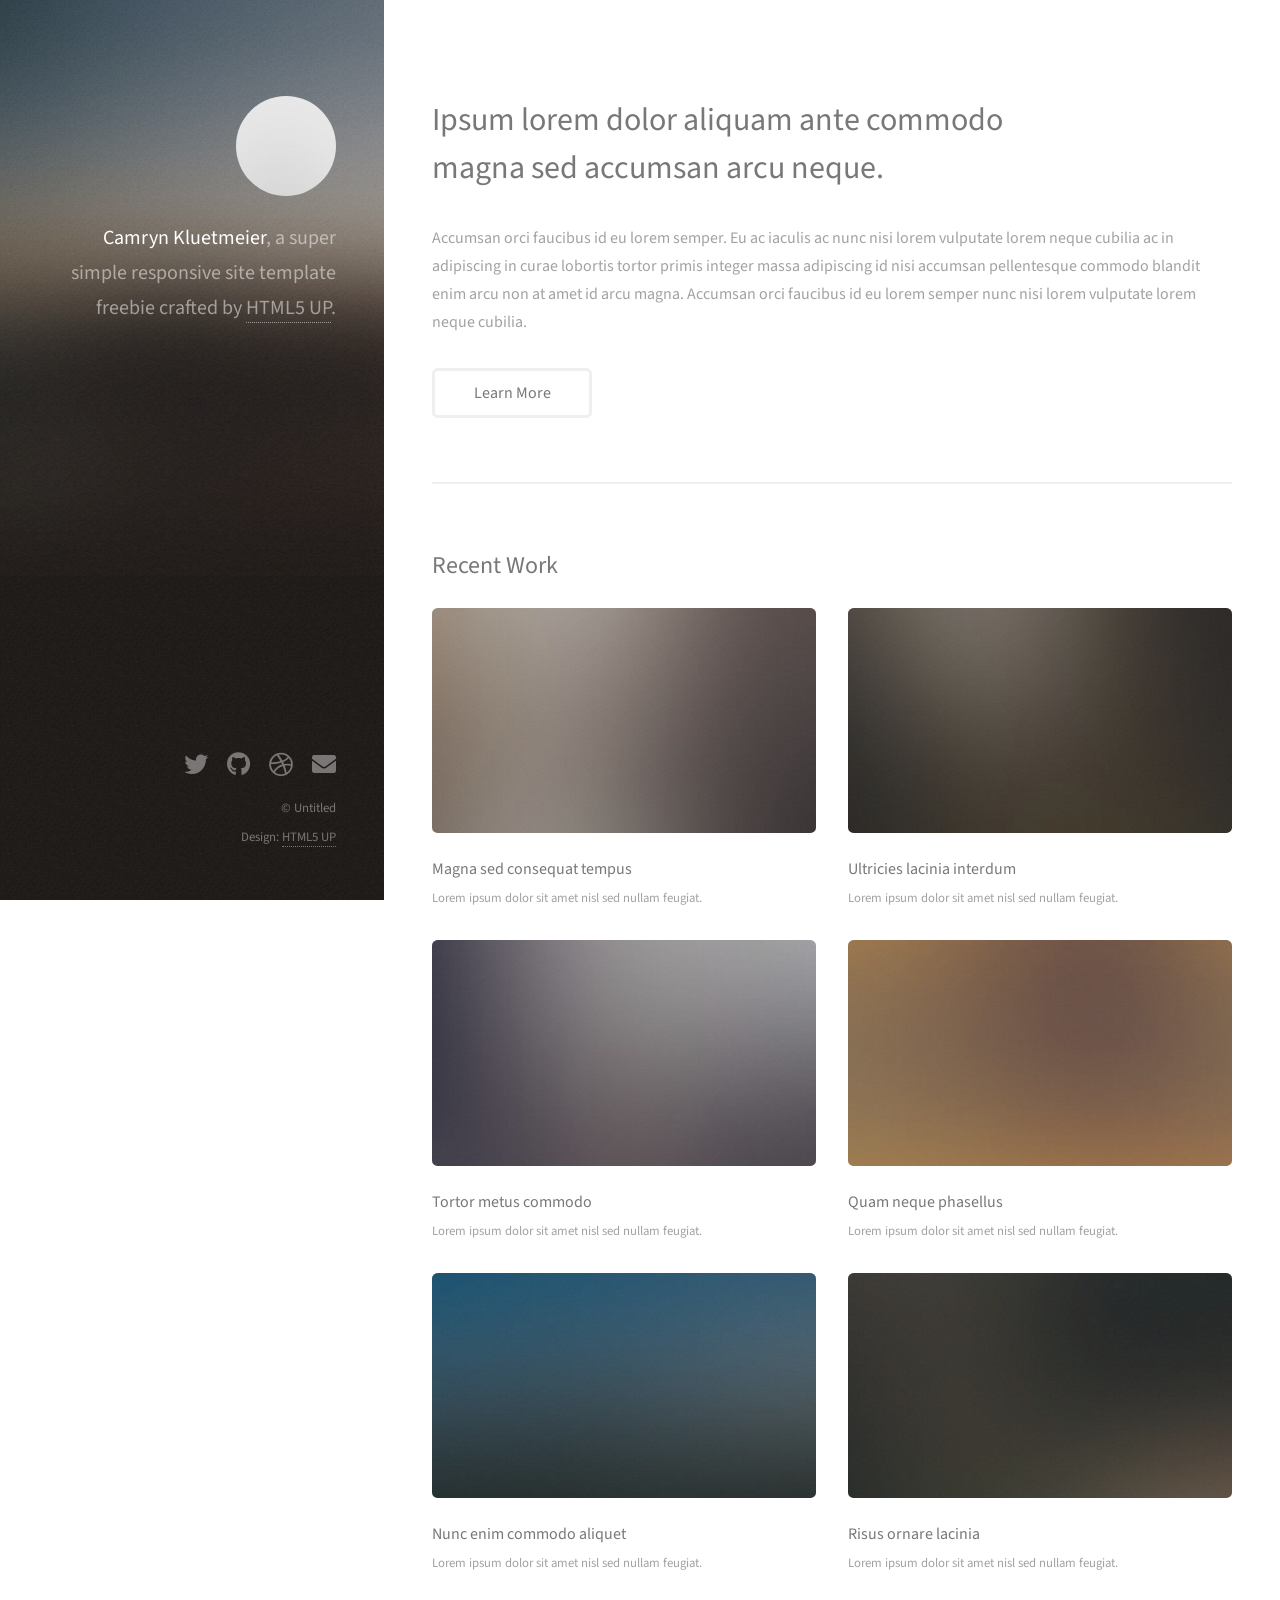
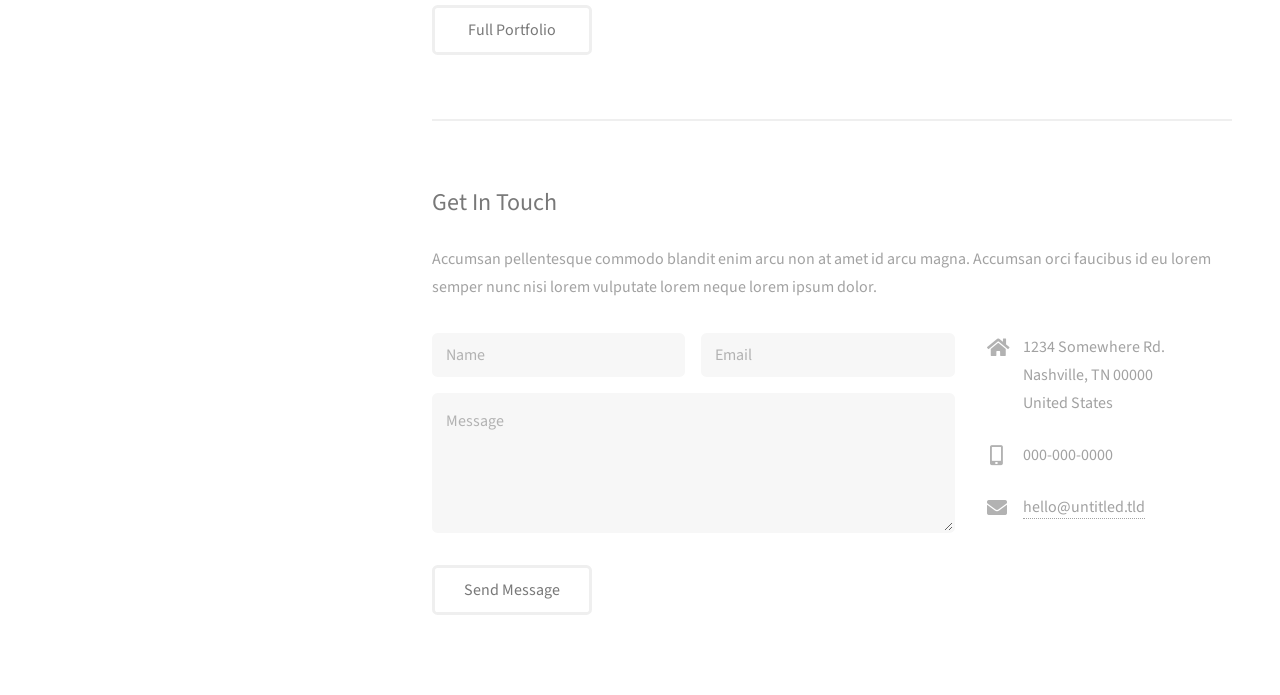
<file: html5up-strata/index.html>
<!DOCTYPE HTML>
<!--
	Strata by HTML5 UP
	html5up.net | @ajlkn
	Free for personal and commercial use under the CCA 3.0 license (html5up.net/license)
-->
<html>
	<head>
		<title>Strata by HTML5 UP</title>
		<meta charset="utf-8" />
		<meta name="viewport" content="width=device-width, initial-scale=1, user-scalable=no" />
		<link rel="stylesheet" href="assets/css/main.css" />
	</head>
	<body class="is-preload">

		<!-- Header -->
			<header id="header">
				<div class="inner">
					<a href="#" class="image avatar"><img src="images/avatar.jpg" alt="" /></a>
					<h1><strong>Camryn Kluetmeier</strong>, a super simple<br />
					responsive site template freebie<br />
					crafted by <a href="http://html5up.net">HTML5 UP</a>.</h1>
				</div>
			</header>

		<!-- Main -->
			<div id="main">

				<!-- One -->
					<section id="one">
						<header class="major">
							<h2>Ipsum lorem dolor aliquam ante commodo<br />
							magna sed accumsan arcu neque.</h2>
						</header>
						<p>Accumsan orci faucibus id eu lorem semper. Eu ac iaculis ac nunc nisi lorem vulputate lorem neque cubilia ac in adipiscing in curae lobortis tortor primis integer massa adipiscing id nisi accumsan pellentesque commodo blandit enim arcu non at amet id arcu magna. Accumsan orci faucibus id eu lorem semper nunc nisi lorem vulputate lorem neque cubilia.</p>
						<ul class="actions">
							<li><a href="#" class="button">Learn More</a></li>
						</ul>
					</section>

				<!-- Two -->
					<section id="two">
						<h2>Recent Work</h2>
						<div class="row">
							<article class="col-6 col-12-xsmall work-item">
								<a href="images/fulls/01.jpg" class="image fit thumb"><img src="images/thumbs/01.jpg" alt="" /></a>
								<h3>Magna sed consequat tempus</h3>
								<p>Lorem ipsum dolor sit amet nisl sed nullam feugiat.</p>
							</article>
							<article class="col-6 col-12-xsmall work-item">
								<a href="images/fulls/02.jpg" class="image fit thumb"><img src="images/thumbs/02.jpg" alt="" /></a>
								<h3>Ultricies lacinia interdum</h3>
								<p>Lorem ipsum dolor sit amet nisl sed nullam feugiat.</p>
							</article>
							<article class="col-6 col-12-xsmall work-item">
								<a href="images/fulls/03.jpg" class="image fit thumb"><img src="images/thumbs/03.jpg" alt="" /></a>
								<h3>Tortor metus commodo</h3>
								<p>Lorem ipsum dolor sit amet nisl sed nullam feugiat.</p>
							</article>
							<article class="col-6 col-12-xsmall work-item">
								<a href="images/fulls/04.jpg" class="image fit thumb"><img src="images/thumbs/04.jpg" alt="" /></a>
								<h3>Quam neque phasellus</h3>
								<p>Lorem ipsum dolor sit amet nisl sed nullam feugiat.</p>
							</article>
							<article class="col-6 col-12-xsmall work-item">
								<a href="images/fulls/05.jpg" class="image fit thumb"><img src="images/thumbs/05.jpg" alt="" /></a>
								<h3>Nunc enim commodo aliquet</h3>
								<p>Lorem ipsum dolor sit amet nisl sed nullam feugiat.</p>
							</article>
							<article class="col-6 col-12-xsmall work-item">
								<a href="images/fulls/06.jpg" class="image fit thumb"><img src="images/thumbs/06.jpg" alt="" /></a>
								<h3>Risus ornare lacinia</h3>
								<p>Lorem ipsum dolor sit amet nisl sed nullam feugiat.</p>
							</article>
						</div>
						<ul class="actions">
							<li><a href="#" class="button">Full Portfolio</a></li>
						</ul>
					</section>

				<!-- Three -->
					<section id="three">
						<h2>Get In Touch</h2>
						<p>Accumsan pellentesque commodo blandit enim arcu non at amet id arcu magna. Accumsan orci faucibus id eu lorem semper nunc nisi lorem vulputate lorem neque lorem ipsum dolor.</p>
						<div class="row">
							<div class="col-8 col-12-small">
								<form method="post" action="#">
									<div class="row gtr-uniform gtr-50">
										<div class="col-6 col-12-xsmall"><input type="text" name="name" id="name" placeholder="Name" /></div>
										<div class="col-6 col-12-xsmall"><input type="email" name="email" id="email" placeholder="Email" /></div>
										<div class="col-12"><textarea name="message" id="message" placeholder="Message" rows="4"></textarea></div>
									</div>
								</form>
								<ul class="actions">
									<li><input type="submit" value="Send Message" /></li>
								</ul>
							</div>
							<div class="col-4 col-12-small">
								<ul class="labeled-icons">
									<li>
										<h3 class="icon solid fa-home"><span class="label">Address</span></h3>
										1234 Somewhere Rd.<br />
										Nashville, TN 00000<br />
										United States
									</li>
									<li>
										<h3 class="icon solid fa-mobile-alt"><span class="label">Phone</span></h3>
										000-000-0000
									</li>
									<li>
										<h3 class="icon solid fa-envelope"><span class="label">Email</span></h3>
										<a href="#">hello@untitled.tld</a>
									</li>
								</ul>
							</div>
						</div>
					</section>

				<!-- Four -->
				<!--
					<section id="four">
						<h2>Elements</h2>

						<section>
							<h4>Text</h4>
							<p>This is <b>bold</b> and this is <strong>strong</strong>. This is <i>italic</i> and this is <em>emphasized</em>.
							This is <sup>superscript</sup> text and this is <sub>subscript</sub> text.
							This is <u>underlined</u> and this is code: <code>for (;;) { ... }</code>. Finally, <a href="#">this is a link</a>.</p>
							<hr />
							<header>
								<h4>Heading with a Subtitle</h4>
								<p>Lorem ipsum dolor sit amet nullam id egestas urna aliquam</p>
							</header>
							<p>Nunc lacinia ante nunc ac lobortis. Interdum adipiscing gravida odio porttitor sem non mi integer non faucibus ornare mi ut ante amet placerat aliquet. Volutpat eu sed ante lacinia sapien lorem accumsan varius montes viverra nibh in adipiscing blandit tempus accumsan.</p>
							<header>
								<h5>Heading with a Subtitle</h5>
								<p>Lorem ipsum dolor sit amet nullam id egestas urna aliquam</p>
							</header>
							<p>Nunc lacinia ante nunc ac lobortis. Interdum adipiscing gravida odio porttitor sem non mi integer non faucibus ornare mi ut ante amet placerat aliquet. Volutpat eu sed ante lacinia sapien lorem accumsan varius montes viverra nibh in adipiscing blandit tempus accumsan.</p>
							<hr />
							<h2>Heading Level 2</h2>
							<h3>Heading Level 3</h3>
							<h4>Heading Level 4</h4>
							<h5>Heading Level 5</h5>
							<h6>Heading Level 6</h6>
							<hr />
							<h5>Blockquote</h5>
							<blockquote>Fringilla nisl. Donec accumsan interdum nisi, quis tincidunt felis sagittis eget tempus euismod. Vestibulum ante ipsum primis in faucibus vestibulum. Blandit adipiscing eu felis iaculis volutpat ac adipiscing accumsan faucibus. Vestibulum ante ipsum primis in faucibus lorem ipsum dolor sit amet nullam adipiscing eu felis.</blockquote>
							<h5>Preformatted</h5>
							<pre><code>i = 0;

while (!deck.isInOrder()) {
print 'Iteration ' + i;
deck.shuffle();
i++;
}

print 'It took ' + i + ' iterations to sort the deck.';</code></pre>
						</section>

						<section>
							<h4>Lists</h4>
							<div class="row">
								<div class="col-6 col-12-xsmall">
									<h5>Unordered</h5>
									<ul>
										<li>Dolor pulvinar etiam magna etiam.</li>
										<li>Sagittis adipiscing lorem eleifend.</li>
										<li>Felis enim feugiat dolore viverra.</li>
									</ul>
									<h5>Alternate</h5>
									<ul class="alt">
										<li>Dolor pulvinar etiam magna etiam.</li>
										<li>Sagittis adipiscing lorem eleifend.</li>
										<li>Felis enim feugiat dolore viverra.</li>
									</ul>
								</div>
								<div class="col-6 col-12-xsmall">
									<h5>Ordered</h5>
									<ol>
										<li>Dolor pulvinar etiam magna etiam.</li>
										<li>Etiam vel felis at lorem sed viverra.</li>
										<li>Felis enim feugiat dolore viverra.</li>
										<li>Dolor pulvinar etiam magna etiam.</li>
										<li>Etiam vel felis at lorem sed viverra.</li>
										<li>Felis enim feugiat dolore viverra.</li>
									</ol>
									<h5>Icons</h5>
									<ul class="icons">
										<li><a href="#" class="icon brands fa-twitter"><span class="label">Twitter</span></a></li>
										<li><a href="#" class="icon brands fa-facebook-f"><span class="label">Facebook</span></a></li>
										<li><a href="#" class="icon brands fa-instagram"><span class="label">Instagram</span></a></li>
										<li><a href="#" class="icon brands fa-github"><span class="label">Github</span></a></li>
										<li><a href="#" class="icon brands fa-dribbble"><span class="label">Dribbble</span></a></li>
										<li><a href="#" class="icon brands fa-tumblr"><span class="label">Tumblr</span></a></li>
									</ul>
								</div>
							</div>
							<h5>Actions</h5>
							<ul class="actions">
								<li><a href="#" class="button primary">Default</a></li>
								<li><a href="#" class="button">Default</a></li>
							</ul>
							<ul class="actions small">
								<li><a href="#" class="button primary small">Small</a></li>
								<li><a href="#" class="button small">Small</a></li>
							</ul>
							<div class="row">
								<div class="col-6 col-12-small">
									<ul class="actions stacked">
										<li><a href="#" class="button primary">Default</a></li>
										<li><a href="#" class="button">Default</a></li>
									</ul>
								</div>
								<div class="col-6 col-12-small">
									<ul class="actions stacked">
										<li><a href="#" class="button primary small">Small</a></li>
										<li><a href="#" class="button small">Small</a></li>
									</ul>
								</div>
								<div class="col-6 col-12-small">
									<ul class="actions stacked">
										<li><a href="#" class="button primary fit">Default</a></li>
										<li><a href="#" class="button fit">Default</a></li>
									</ul>
								</div>
								<div class="col-6 col-12-small">
									<ul class="actions stacked">
										<li><a href="#" class="button primary small fit">Small</a></li>
										<li><a href="#" class="button small fit">Small</a></li>
									</ul>
								</div>
							</div>
						</section>

						<section>
							<h4>Table</h4>
							<h5>Default</h5>
							<div class="table-wrapper">
								<table>
									<thead>
										<tr>
											<th>Name</th>
											<th>Description</th>
											<th>Price</th>
										</tr>
									</thead>
									<tbody>
										<tr>
											<td>Item One</td>
											<td>Ante turpis integer aliquet porttitor.</td>
											<td>29.99</td>
										</tr>
										<tr>
											<td>Item Two</td>
											<td>Vis ac commodo adipiscing arcu aliquet.</td>
											<td>19.99</td>
										</tr>
										<tr>
											<td>Item Three</td>
											<td> Morbi faucibus arcu accumsan lorem.</td>
											<td>29.99</td>
										</tr>
										<tr>
											<td>Item Four</td>
											<td>Vitae integer tempus condimentum.</td>
											<td>19.99</td>
										</tr>
										<tr>
											<td>Item Five</td>
											<td>Ante turpis integer aliquet porttitor.</td>
											<td>29.99</td>
										</tr>
									</tbody>
									<tfoot>
										<tr>
											<td colspan="2"></td>
											<td>100.00</td>
										</tr>
									</tfoot>
								</table>
							</div>

							<h5>Alternate</h5>
							<div class="table-wrapper">
								<table class="alt">
									<thead>
										<tr>
											<th>Name</th>
											<th>Description</th>
											<th>Price</th>
										</tr>
									</thead>
									<tbody>
										<tr>
											<td>Item One</td>
											<td>Ante turpis integer aliquet porttitor.</td>
											<td>29.99</td>
										</tr>
										<tr>
											<td>Item Two</td>
											<td>Vis ac commodo adipiscing arcu aliquet.</td>
											<td>19.99</td>
										</tr>
										<tr>
											<td>Item Three</td>
											<td> Morbi faucibus arcu accumsan lorem.</td>
											<td>29.99</td>
										</tr>
										<tr>
											<td>Item Four</td>
											<td>Vitae integer tempus condimentum.</td>
											<td>19.99</td>
										</tr>
										<tr>
											<td>Item Five</td>
											<td>Ante turpis integer aliquet porttitor.</td>
											<td>29.99</td>
										</tr>
									</tbody>
									<tfoot>
										<tr>
											<td colspan="2"></td>
											<td>100.00</td>
										</tr>
									</tfoot>
								</table>
							</div>
						</section>

						<section>
							<h4>Buttons</h4>
							<ul class="actions">
								<li><a href="#" class="button primary">Primary</a></li>
								<li><a href="#" class="button">Default</a></li>
							</ul>
							<ul class="actions">
								<li><a href="#" class="button large">Large</a></li>
								<li><a href="#" class="button">Default</a></li>
								<li><a href="#" class="button small">Small</a></li>
							</ul>
							<ul class="actions fit">
								<li><a href="#" class="button primary fit">Fit</a></li>
								<li><a href="#" class="button fit">Fit</a></li>
							</ul>
							<ul class="actions fit small">
								<li><a href="#" class="button primary fit small">Fit + Small</a></li>
								<li><a href="#" class="button fit small">Fit + Small</a></li>
							</ul>
							<ul class="actions">
								<li><a href="#" class="button primary icon solid fa-download">Icon</a></li>
								<li><a href="#" class="button icon solid fa-download">Icon</a></li>
							</ul>
							<ul class="actions">
								<li><span class="button primary disabled">Primary</span></li>
								<li><span class="button disabled">Default</span></li>
							</ul>
						</section>

						<section>
							<h4>Form</h4>
							<form method="post" action="#">
								<div class="row gtr-uniform gtr-50">
									<div class="col-6 col-12-xsmall">
										<input type="text" name="demo-name" id="demo-name" value="" placeholder="Name" />
									</div>
									<div class="col-6 col-12-xsmall">
										<input type="email" name="demo-email" id="demo-email" value="" placeholder="Email" />
									</div>
									<div class="col-12">
										<select name="demo-category" id="demo-category">
											<option value="">- Category -</option>
											<option value="1">Manufacturing</option>
											<option value="1">Shipping</option>
											<option value="1">Administration</option>
											<option value="1">Human Resources</option>
										</select>
									</div>
									<div class="col-4 col-12-small">
										<input type="radio" id="demo-priority-low" name="demo-priority" checked>
										<label for="demo-priority-low">Low Priority</label>
									</div>
									<div class="col-4 col-12-small">
										<input type="radio" id="demo-priority-normal" name="demo-priority">
										<label for="demo-priority-normal">Normal Priority</label>
									</div>
									<div class="col-4 col-12-small">
										<input type="radio" id="demo-priority-high" name="demo-priority">
										<label for="demo-priority-high">High Priority</label>
									</div>
									<div class="col-6 col-12-small">
										<input type="checkbox" id="demo-copy" name="demo-copy">
										<label for="demo-copy">Email me a copy of this message</label>
									</div>
									<div class="col-6 col-12-small">
										<input type="checkbox" id="demo-human" name="demo-human" checked>
										<label for="demo-human">I am a human and not a robot</label>
									</div>
									<div class="col-12">
										<textarea name="demo-message" id="demo-message" placeholder="Enter your message" rows="6"></textarea>
									</div>
									<div class="col-12">
										<ul class="actions">
											<li><input type="submit" value="Send Message" class="primary" /></li>
											<li><input type="reset" value="Reset" /></li>
										</ul>
									</div>
								</div>
							</form>
						</section>

						<section>
							<h4>Image</h4>
							<h5>Fit</h5>
							<div class="box alt">
								<div class="row gtr-50 gtr-uniform">
									<div class="col-12"><span class="image fit"><img src="images/fulls/05.jpg" alt="" /></span></div>
									<div class="col-4"><span class="image fit"><img src="images/thumbs/01.jpg" alt="" /></span></div>
									<div class="col-4"><span class="image fit"><img src="images/thumbs/02.jpg" alt="" /></span></div>
									<div class="col-4"><span class="image fit"><img src="images/thumbs/03.jpg" alt="" /></span></div>
									<div class="col-4"><span class="image fit"><img src="images/thumbs/04.jpg" alt="" /></span></div>
									<div class="col-4"><span class="image fit"><img src="images/thumbs/05.jpg" alt="" /></span></div>
									<div class="col-4"><span class="image fit"><img src="images/thumbs/06.jpg" alt="" /></span></div>
									<div class="col-4"><span class="image fit"><img src="images/thumbs/03.jpg" alt="" /></span></div>
									<div class="col-4"><span class="image fit"><img src="images/thumbs/02.jpg" alt="" /></span></div>
									<div class="col-4"><span class="image fit"><img src="images/thumbs/01.jpg" alt="" /></span></div>
								</div>
							</div>
							<h5>Left &amp; Right</h5>
							<p><span class="image left"><img src="images/avatar.jpg" alt="" /></span>Fringilla nisl. Donec accumsan interdum nisi, quis tincidunt felis sagittis eget. tempus euismod. Vestibulum ante ipsum primis in faucibus vestibulum. Blandit adipiscing eu felis iaculis volutpat ac adipiscing accumsan eu faucibus. Integer ac pellentesque praesent tincidunt felis sagittis eget. tempus euismod. Vestibulum ante ipsum primis in faucibus vestibulum. Blandit adipiscing eu felis iaculis volutpat ac adipiscing accumsan eu faucibus. Integer ac pellentesque praesent. Donec accumsan interdum nisi, quis tincidunt felis sagittis eget. tempus euismod. Vestibulum ante ipsum primis in faucibus vestibulum. Blandit adipiscing eu felis iaculis volutpat ac adipiscing accumsan eu faucibus. Integer ac pellentesque praesent tincidunt felis sagittis eget. tempus euismod. Vestibulum ante ipsum primis in faucibus vestibulum. Blandit adipiscing eu felis iaculis volutpat ac adipiscing accumsan eu faucibus. Integer ac pellentesque praesent.</p>
							<p><span class="image right"><img src="images/avatar.jpg" alt="" /></span>Fringilla nisl. Donec accumsan interdum nisi, quis tincidunt felis sagittis eget. tempus euismod. Vestibulum ante ipsum primis in faucibus vestibulum. Blandit adipiscing eu felis iaculis volutpat ac adipiscing accumsan eu faucibus. Integer ac pellentesque praesent tincidunt felis sagittis eget. tempus euismod. Vestibulum ante ipsum primis in faucibus vestibulum. Blandit adipiscing eu felis iaculis volutpat ac adipiscing accumsan eu faucibus. Integer ac pellentesque praesent. Donec accumsan interdum nisi, quis tincidunt felis sagittis eget. tempus euismod. Vestibulum ante ipsum primis in faucibus vestibulum. Blandit adipiscing eu felis iaculis volutpat ac adipiscing accumsan eu faucibus. Integer ac pellentesque praesent tincidunt felis sagittis eget. tempus euismod. Vestibulum ante ipsum primis in faucibus vestibulum. Blandit adipiscing eu felis iaculis volutpat ac adipiscing accumsan eu faucibus. Integer ac pellentesque praesent.</p>
						</section>

					</section>
				-->

			</div>

		<!-- Footer -->
			<footer id="footer">
				<div class="inner">
					<ul class="icons">
						<li><a href="#" class="icon brands fa-twitter"><span class="label">Twitter</span></a></li>
						<li><a href="#" class="icon brands fa-github"><span class="label">Github</span></a></li>
						<li><a href="#" class="icon brands fa-dribbble"><span class="label">Dribbble</span></a></li>
						<li><a href="#" class="icon solid fa-envelope"><span class="label">Email</span></a></li>
					</ul>
					<ul class="copyright">
						<li>&copy; Untitled</li><li>Design: <a href="http://html5up.net">HTML5 UP</a></li>
					</ul>
				</div>
			</footer>

		<!-- Scripts -->
			<script src="assets/js/jquery.min.js"></script>
			<script src="assets/js/jquery.poptrox.min.js"></script>
			<script src="assets/js/browser.min.js"></script>
			<script src="assets/js/breakpoints.min.js"></script>
			<script src="assets/js/util.js"></script>
			<script src="assets/js/main.js"></script>

	</body>
</html>
</file>
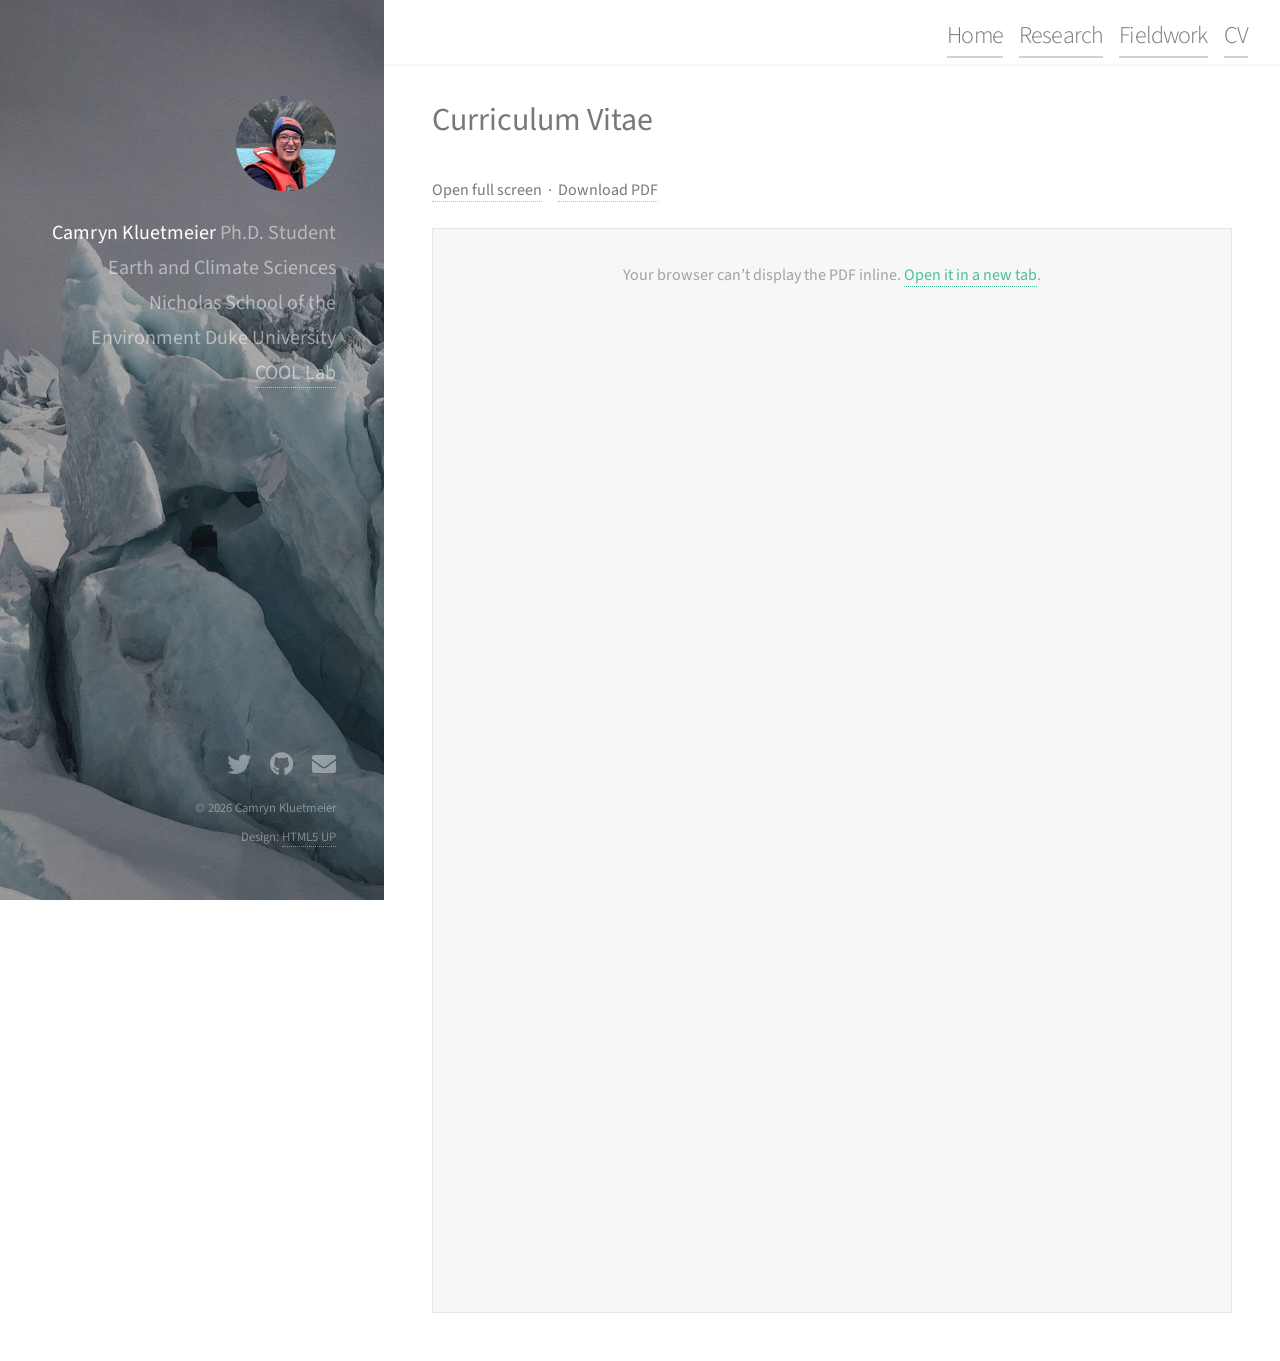
<file: cv.html>
<!DOCTYPE HTML>
<html>

<head>
	<title>CV | Kluetmeier</title>
	<meta charset="utf-8" />
	<meta name="viewport" content="width=device-width, initial-scale=1, user-scalable=no" />
	<link rel="stylesheet" href="assets/css/main.css" />

	<style>
  #topnav-bar {
    position: fixed;
    top: 0;
    left: 0;
    right: 0;
    height: 4em;
    background: #fff;
    z-index: 9999;
    box-shadow: 0 1px 4px rgba(0,0,0,0.06);
  }

  #topnav {
    position: fixed;
    top: 1.1em;
    right: 2em;
    z-index: 10000;
    display: flex;
    gap: 1em;
  }

  #topnav a {
    color: #787878;
    font-family: "Source Sans Pro", Helvetica, sans-serif;
    font-size: 1.5em;
    font-weight: 300;
    line-height: 1.5em;
    letter-spacing: -0.035em;
    text-decoration: none;
    border-bottom: none;
  }

  #topnav a:hover {
    color: #262626;
  }
  #topnav a.active,
		#topnav a {
  position: relative;
}

#topnav a::after {
  content: "";
  position: absolute;
  left: 0;
  bottom: -4px;
  width: 100%;
  height: 2px;
  background: #222;
  opacity: 0.2;
}

  /* CV viewer */
  .cv-actions {
    margin: 0 0 1.5em 0;
    font-family: "Source Sans Pro", Helvetica, sans-serif;
    color: #787878;
  }

  .cv-actions a {
    color: #787878;
    border-bottom-color: rgba(120, 120, 120, 0.5);
  }

  .cv-actions a:hover {
    color: #262626;
    border-bottom-color: rgba(38, 38, 38, 0.5);
  }

  .cv-viewer {
    width: 100%;
    aspect-ratio: 612 / 830;
    min-height: 700px;
    border: 1px solid #e5e5e5;
    background: #f7f7f7;
  }

  .cv-viewer object,
  .cv-viewer iframe {
    width: 100%;
    height: 100%;
    border: 0;
    display: block;
  }

  .cv-fallback {
    padding: 2em;
    text-align: center;
  }

  @media screen and (max-width: 736px) {
    .cv-viewer {
      display: none;
    }
  }
	</style>
</head>

<body class="is-preload">

  <!-- Nav bar background -->
  <div id="topnav-bar"></div>

  <!-- Navigation -->
  <nav id="topnav">
    <a href="index.html">Home</a>
    <a href="research.html">Research</a>
    <a href="fieldwork.html">Fieldwork</a>
    <a href="cv.html" class="active">CV</a>
  </nav>

  <!-- Sidebar Header -->
  <header id="header">
    <div class="inner">
      <a href="index.html" class="image avatar"><img src="images/avatar.jpg" alt="" /></a>
      <h1><strong>Camryn Kluetmeier</strong><br />
        Ph.D. Student <br />
        Earth and Climate Sciences <br />
        Nicholas School of the Environment <br />
        Duke University<br />
        <a href="https://sites.duke.edu/coollab/" target="_blank" rel="noopener">COOL Lab</a>
      </h1>
    </div>
  </header>

  <!-- Main Content -->
  <div id="main">
    <section id="one">
      <header class="major">
        <h2>Curriculum Vitae</h2>
      </header>

      <p class="cv-actions">
        <a href="cv.pdf" target="_blank" rel="noopener">Open full screen</a> &nbsp;&middot;&nbsp;
        <a href="cv.pdf" download="Kluetmeier_CV.pdf">Download PDF</a>
      </p>

      <div class="cv-viewer">
        <object data="cv.pdf" type="application/pdf">
          <div class="cv-fallback">
            <p>Your browser can&rsquo;t display the PDF inline.
              <a href="cv.pdf" target="_blank" rel="noopener">Open it in a new tab</a>.</p>
          </div>
        </object>
      </div>
    </section>
  </div>

  <!-- Footer -->
  <footer id="footer">
    <div class="inner">
      <ul class="icons">
        <li><a href="https://scholar.google.com/citations?user=zaVG5EsAAAAJ&hl=en&oi=ao"
            class="icon fa-graduation-cap"><span class="label">Google Scholar</span></a></li>
        <li><a href="https://bsky.app/profile/ckluetmeier.bsky.social"
            class="icon brands fa-twitter"><span class="label">Twitter</span></a></li>
        <li><a href="https://github.com/ckluetmeier" class="icon brands fa-github"><span
              class="label">Github</span></a></li>
        <li><a href="mailto:camryn.kluetmeier@duke.edu" class="icon solid fa-envelope"><span
              class="label">Email</span></a></li>
      </ul>
      <ul class="copyright">
        <li>&copy; 2026 Camryn Kluetmeier</li>
        <li>Design: <a href="http://html5up.net">HTML5 UP</a></li>
      </ul>
    </div>
  </footer>

  <!-- Scripts -->
  <script src="assets/js/jquery.min.js"></script>
  <script src="assets/js/browser.min.js"></script>
  <script src="assets/js/breakpoints.min.js"></script>
  <script src="assets/js/util.js"></script>
  <script src="assets/js/main.js"></script>

</body>

</html>
</file>
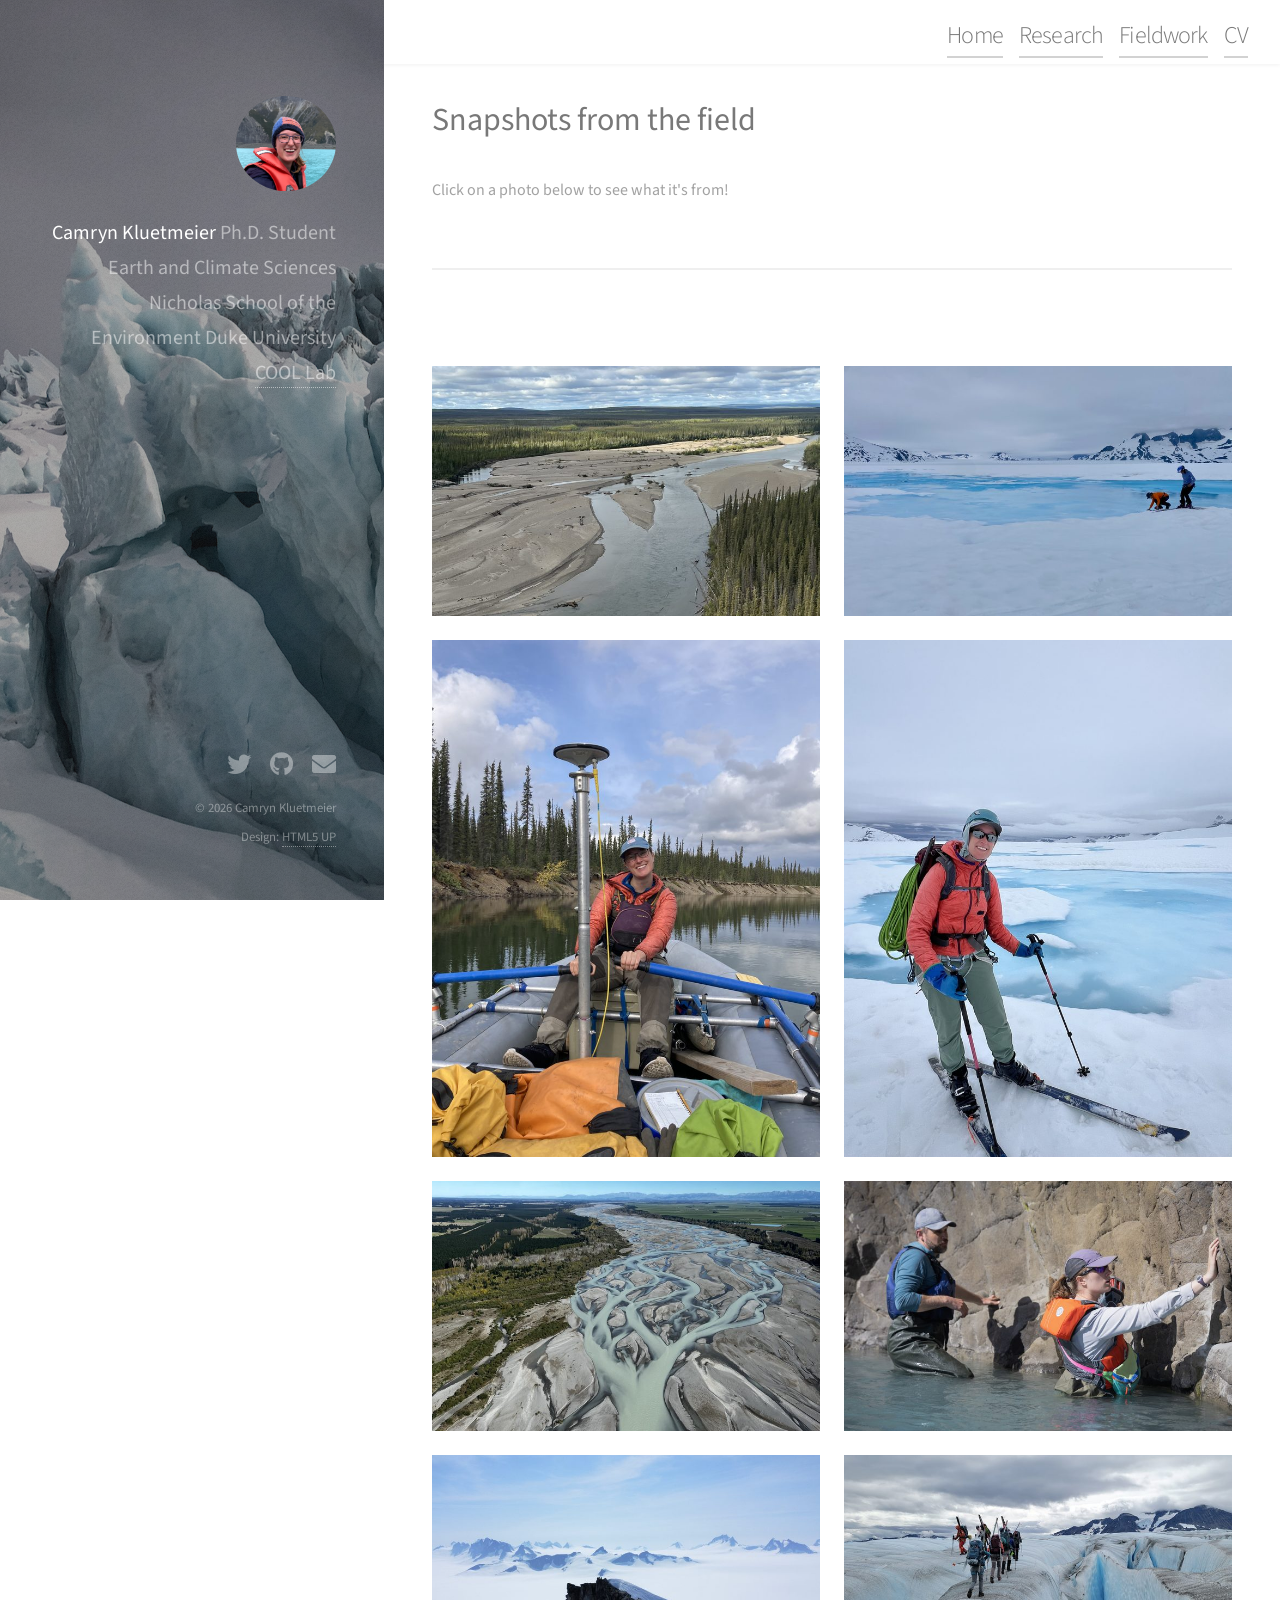
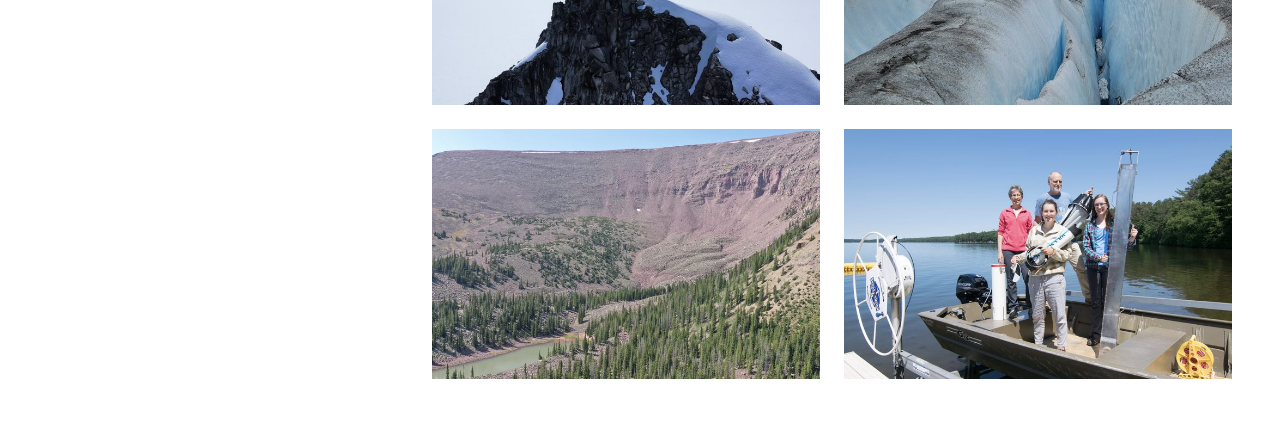
<file: fieldwork.html>
<!DOCTYPE HTML>
<html>

<head>
	<title>Fieldwork | Kluetmeier</title>
	<meta charset="utf-8" />
	<meta name="viewport" content="width=device-width, initial-scale=1, user-scalable=no" />
	<link rel="stylesheet" href="assets/css/main.css" />

	<style>
  #topnav-bar {
    position: fixed;
    top: 0;
    left: 0;
    right: 0;
    height: 4em;
    background: #fff;
    z-index: 9999;
    box-shadow: 0 1px 4px rgba(0,0,0,0.06);
  }

  #topnav {
    position: fixed;
    top: 1.1em;
    right: 2em;
    z-index: 10000;
    display: flex;
    gap: 1em;
  }

  #topnav a {
    color: #787878;
    font-family: "Source Sans Pro", Helvetica, sans-serif;
    font-size: 1.5em;
    font-weight: 300;
    line-height: 1.5em;
    letter-spacing: -0.035em;
    text-decoration: none;
    border-bottom: none;
  }

  #topnav a:hover {
    color: #262626;
  }
  #topnav a.active,
		#topnav a {
  position: relative;
}

#topnav a::after {
  content: "";
  position: absolute;
  left: 0;
  bottom: -4px;
  width: 100%;
  height: 2px;
  background: #222;
  opacity: 0.2;
}

  .gallery-grid {
    display: grid;
    grid-template-columns: repeat(2, 1fr);
    gap: 1.5em;
    margin-top: 2em;
  }

  .gallery-item {
    overflow: hidden;
  }

  .gallery-item.work-item {
    margin: 0;
  }

  .gallery-item a.image {
    display: block;
    border-bottom: none;
    margin: 0;
  }

  .gallery-item a.image::before {
    display: none;
  }

  .gallery-item img {
    width: 100%;
    height: 250px;
    object-fit: cover;
    display: block;
    border-radius: 0;
    transition: transform 0.3s ease;
  }

  .gallery-item:hover img {
    transform: scale(1.05);
  }

  .gallery-item--contain img {
    height: auto;
    object-fit: contain;
  }

  @media screen and (max-width: 736px) {
    .gallery-grid {
      grid-template-columns: 1fr;
    }
  }

  .poptrox-overlay {
    z-index: 10001 !important;
  }

  .poptrox-popup {
    z-index: 10002 !important;
    padding-bottom: 6em;
  }

  .poptrox-popup .caption {
    box-sizing: border-box;
    height: 6em;
    display: flex;
    align-items: center;
    justify-content: center;
    line-height: 1.5;
    padding: 0.5em 2em;
    white-space: normal;
    text-align: center;
    color: #787878;
    font-size: 0.9em;
  }
	</style>
</head>

<body class="is-preload">

  <!-- Nav bar background -->
  <div id="topnav-bar"></div>

  <!-- Navigation -->
  <nav id="topnav">
    <a href="index.html">Home</a>
    <a href="research.html">Research</a>
    <a href="fieldwork.html" class="active">Fieldwork</a>
    <a href="cv.html">CV</a>
  </nav>

  <!-- Sidebar Header -->
  <header id="header">
    <div class="inner">
      <a href="index.html" class="image avatar"><img src="images/avatar.jpg" alt="" /></a>
      <h1><strong>Camryn Kluetmeier</strong><br />
        Ph.D. Student <br />
        Earth and Climate Sciences <br />
        Nicholas School of the Environment <br />
        Duke University<br />
        <a href="https://sites.duke.edu/coollab/" target="_blank" rel="noopener">COOL Lab</a>
      </h1>
    </div>
  </header>

  <!-- Main Content -->
  <div id="main">
    <section id="one">
      <header class="major">
        <h2>Snapshots from the field</h2>
      </header>
      <p>Click on a photo below to see what it's from!</p>
    </section>

    <section id="two">
      <div class="gallery-grid">

        <div class="gallery-item work-item">
          <a href="images/fulls/000.jpg" class="image"
             data-caption="Heading up the Coleen River, Alaska for SWOT satellite validation work."><img
              src="images/thumbs/000.jpg" alt="" /></a>
        </div>

        <div class="gallery-item work-item">
          <a href="images/fulls/001.jpeg" class="image"
             data-caption="Sampling a snow swamp on the Taku Glacier with students from the Juneau Icefield Research Program in Southeast Alaska."><img
              src="images/thumbs/001.jpg" alt="" /></a>
        </div>

        <div class="gallery-item gallery-item--contain work-item">
          <a href="images/fulls/002.jpeg" class="image"
             data-caption="Measuring water elevations while rafting down the Coleen River, Alaska."><img
              src="images/thumbs/002.jpg" alt="" /></a>
        </div>

        <div class="gallery-item gallery-item--contain work-item">
          <a href="images/fulls/003.jpeg" class="image"
             data-caption="All smiles at a snow swamp on the Taku Glacier, Alaska."><img
              src="images/thumbs/003.jpg" alt="" /></a>
        </div>

        <div class="gallery-item work-item">
          <a href="images/fulls/01.jpg" class="image"
             data-caption="Flying above the Waimakariri River, Aotearoa New Zealand to collect lidar data of river elevations to validate the SWOT satellite."><img
              src="images/thumbs/01.jpg" alt="" /></a>
        </div>

        <div class="gallery-item work-item">
          <a href="images/fulls/02.jpg" class="image"
             data-caption="Installing pressure transducers to measure water level in the Waimakariri River, Aotearoa New Zealand. Photo by A. LaFaro."><img
              src="images/thumbs/02.jpg" alt="" /></a>
        </div>

        <div class="gallery-item work-item">
          <a href="images/fulls/03.jpg" class="image"
             data-caption="Collecting rock samples for cosmogenic nuclide dating on a gradient up the Taku D nunatak, Juneau Icefield, Alaska."><img
              src="images/thumbs/03.jpg" alt="" /></a>
        </div>

        <div class="gallery-item work-item">
          <a href="images/fulls/04.jpg" class="image"
             data-caption="Running crevasses on the Llewellyn Glacier, Juneau Icefield, Canada."><img
              src="images/thumbs/04.jpg" alt="" /></a>
        </div>

        <div class="gallery-item work-item">
          <a href="images/fulls/05.jpg" class="image"
             data-caption="Investigating rock glacier kinematics, Uinta Mountains, Utah. Photo by J. Munroe."><img
              src="images/thumbs/05.jpg" alt="" /></a>
        </div>

        <div class="gallery-item work-item">
          <a href="images/fulls/06.jpg" class="image"
             data-caption="North Temperate Lakes LTER Base Crew 2017, Trout Lake Station, Boulder Junction, Wisconsin."><img
              src="images/thumbs/06.jpg" alt="" /></a>
        </div>

      </div>
    </section>
  </div>

  <!-- Footer -->
  <footer id="footer">
    <div class="inner">
      <ul class="icons">
        <li><a href="https://scholar.google.com/citations?user=zaVG5EsAAAAJ&hl=en&oi=ao"
            class="icon fa-graduation-cap"><span class="label">Google Scholar</span></a></li>
        <li><a href="https://bsky.app/profile/ckluetmeier.bsky.social"
            class="icon brands fa-twitter"><span class="label">Twitter</span></a></li>
        <li><a href="https://github.com/ckluetmeier" class="icon brands fa-github"><span
              class="label">Github</span></a></li>
        <li><a href="mailto:camryn.kluetmeier@duke.edu" class="icon solid fa-envelope"><span
              class="label">Email</span></a></li>
      </ul>
      <ul class="copyright">
        <li>&copy; 2026 Camryn Kluetmeier</li>
        <li>Design: <a href="http://html5up.net">HTML5 UP</a></li>
      </ul>
    </div>
  </footer>

  <!-- Scripts -->
  <script src="assets/js/jquery.min.js"></script>
  <script src="assets/js/jquery.poptrox.min.js"></script>
  <script src="assets/js/browser.min.js"></script>
  <script src="assets/js/breakpoints.min.js"></script>
  <script src="assets/js/util.js"></script>
  <script src="assets/js/main.js"></script>

</body>

</html>
</file>
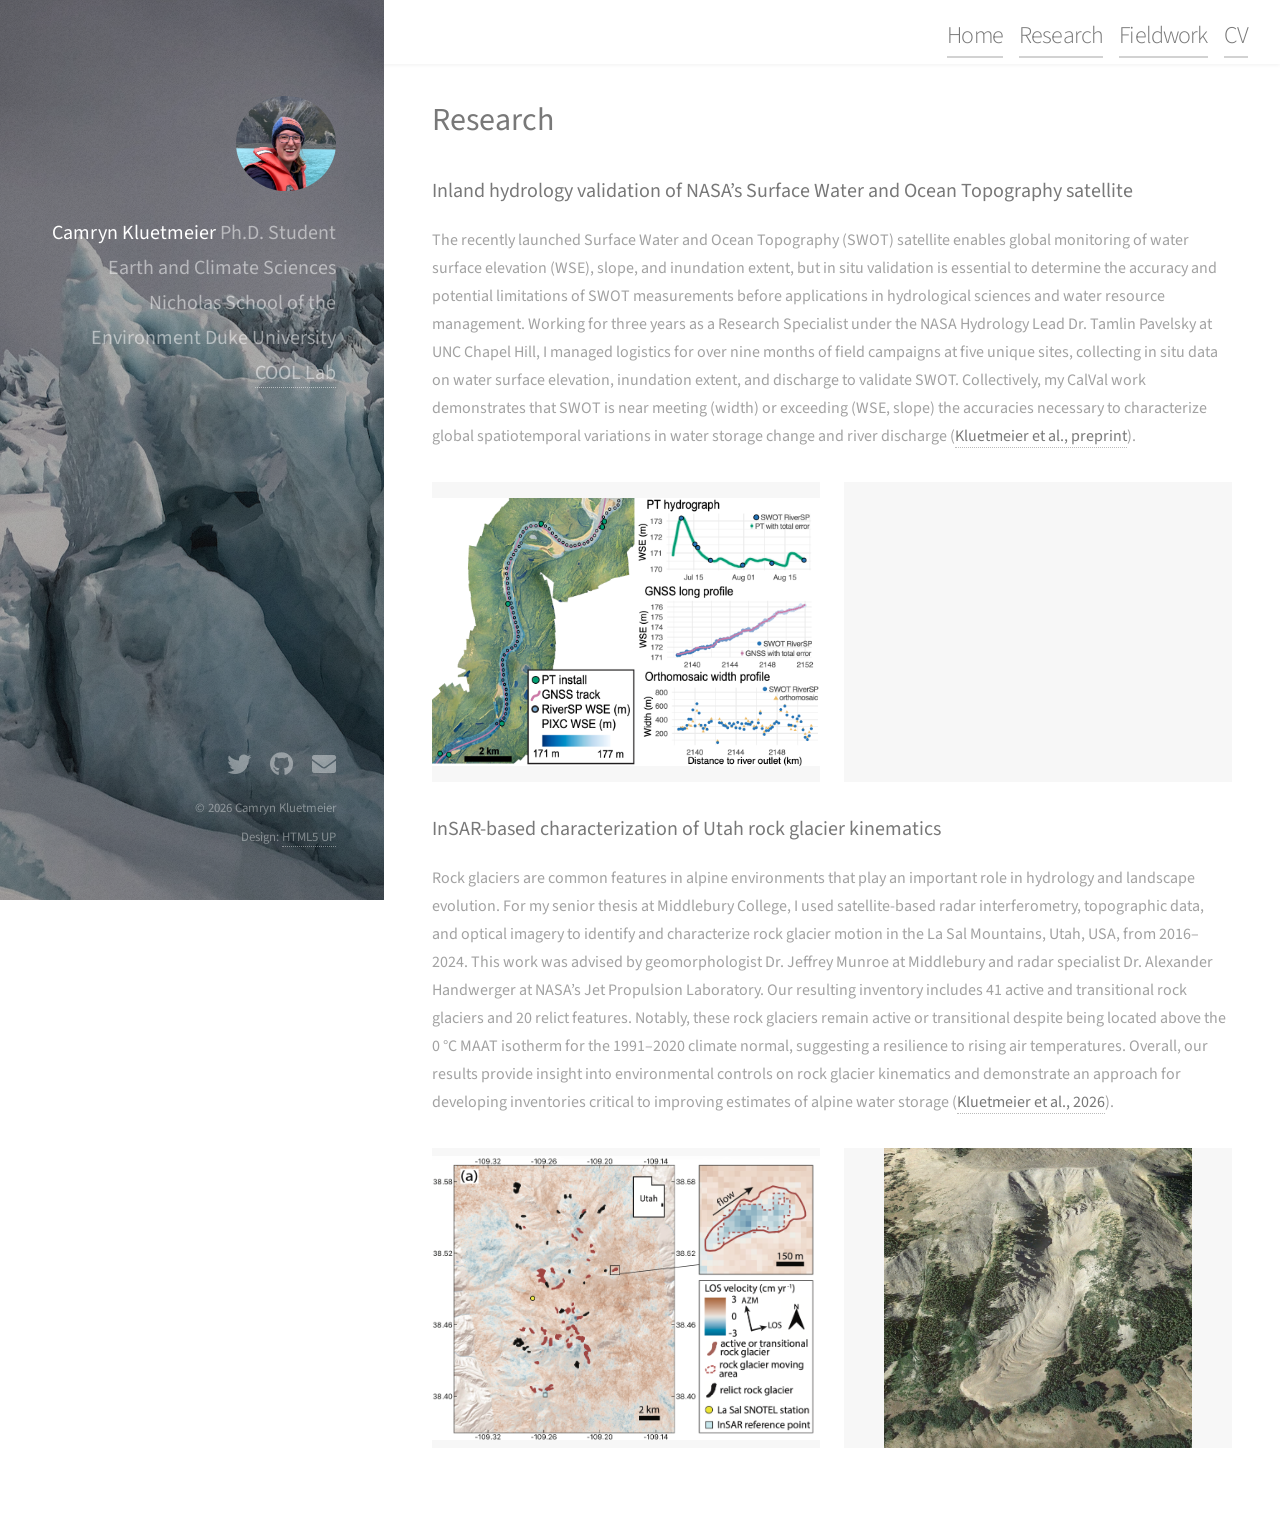
<file: research.html>
<!DOCTYPE HTML>
<html>

<head>
	<title>Research | Kluetmeier</title>
	<meta charset="utf-8" />
	<meta name="viewport" content="width=device-width, initial-scale=1, user-scalable=no" />
	<link rel="stylesheet" href="assets/css/main.css" />

	<style>
  #topnav-bar {
    position: fixed;
    top: 0;
    left: 0; /* matches #header width so bar starts after sidebar */
    right: 0;
    height: 4em;
    background: #fff;
    z-index: 9999;
    box-shadow: 0 1px 4px rgba(0,0,0,0.06);
  }

  #topnav {
    position: fixed;
    top: 1.1em;
    right: 2em;
    z-index: 10000;
    display: flex;
    gap: 1em;
  }

  #topnav a {
    color: #787878;
    font-family: "Source Sans Pro", Helvetica, sans-serif;
    font-size: 1.5em;
    font-weight: 300;
    line-height: 1.5em;
    letter-spacing: -0.035em;
    text-decoration: none;
    border-bottom: none;
  }

  #topnav a:hover {
    color: #262626;
  }
  #topnav a.active,
		#topnav a {
  position: relative;
}

#topnav a::after {
  content: "";
  position: absolute;
  left: 0;
  bottom: -4px;
  width: 100%;
  height: 2px;
  background: #222;
  opacity: 0.2;
}
  .research-media-row {
    display: flex;
    gap: 1.5em;
    margin: 0 0 2em 0;
  }

  .research-media-item {
    flex: 1;
    min-width: 0;
  }

  .research-media-item img,
  .research-media-item video {
    width: 100%;
    height: 300px;
    object-fit: contain;
    display: block;
    background: #f7f7f7;
  }

  @media screen and (max-width: 736px) {
    .research-media-row {
      flex-direction: column;
    }
  }

  .citation {
    color: #787878;
    border-bottom-color: rgba(120, 120, 120, 0.5);
  }

  .citation:hover {
    color: #262626;
    border-bottom-color: rgba(38, 38, 38, 0.5);
  }

	</style>
</head>

<body class="is-preload">

  <!-- Nav bar background -->
  <div id="topnav-bar"></div>

  <!-- Navigation -->
  <nav id="topnav">
		<a href="index.html">Home</a>
		<a href="research.html">Research</a>
		<a href="fieldwork.html">Fieldwork</a>
		<a href="cv.html">CV</a>
	</nav>

	<!-- Header -->
	<header id="header">
		<div class="inner">
			<a href="#" class="image avatar"><img src="images/avatar.jpg" alt="" /></a>
			<h1><strong>Camryn Kluetmeier</strong> <br />
				Ph.D. Student <br />
				Earth and Climate Sciences <br />
				Nicholas School of the Environment <br />
				Duke University<br />
				<a href="https://sites.duke.edu/coollab/" target="_blank" rel="noopener"> COOL Lab</a>
			</h1>
		</div>
	</header>

  <!-- Main Content -->
  <div id="main">
    <section id="one">
      <header class="major">
        <h2>Research</h2>
      </header>

      <h3>Inland hydrology validation of NASA’s Surface Water and Ocean Topography satellite</h3>
      <p>
        The recently launched Surface Water and Ocean Topography (SWOT) satellite enables global monitoring of water
        surface elevation (WSE), slope, and inundation extent, but in situ validation is essential to determine the
        accuracy and potential limitations of SWOT measurements before applications in hydrological sciences and water
        resource management. Working for three years as a Research Specialist under the NASA Hydrology Lead Dr. Tamlin
        Pavelsky at UNC Chapel Hill, I managed logistics for over nine months of field campaigns at five unique sites,
        collecting in situ data on water surface elevation, inundation extent, and discharge to validate SWOT.
        Collectively, my CalVal work demonstrates that SWOT is near meeting (width) or exceeding (WSE, slope) the
        accuracies necessary to characterize global spatiotemporal variations in water storage change and river discharge
        (<a href="https://essopenarchive.org/doi/full/10.22541/essoar.15010734/v1" class="citation" target="_blank" rel="noopener">Kluetmeier et al., preprint</a>).
      </p>

      <div class="research-media-row">
        <div class="research-media-item">
          <img src="images/research/SWOT_data_examples.png" alt="SWOT data examples" />
        </div>
        <div class="research-media-item">
          <video autoplay muted loop playsinline>
            <source src="images/research/drift_animation.mp4" type="video/mp4" />
          </video>
        </div>
      </div>

      <h3>InSAR-based characterization of Utah rock glacier kinematics</h3>
      <p>
        Rock glaciers are common features in alpine environments that play an important role in hydrology and landscape
        evolution. For my senior thesis at Middlebury College, I used satellite-based radar interferometry, topographic
        data, and optical imagery to identify and characterize rock glacier motion in the La Sal Mountains, Utah, USA,
        from 2016–2024. This work was advised by geomorphologist Dr. Jeffrey Munroe at Middlebury and radar specialist Dr. Alexander
        Handwerger at NASA’s Jet Propulsion Laboratory. Our resulting inventory includes 41 active and transitional rock
        glaciers and 20 relict features. Notably, these rock glaciers remain active or transitional despite being located
        above the 0 °C MAAT isotherm for the 1991–2020 climate normal, suggesting a resilience to rising air temperatures.
        Overall, our results provide insight into environmental controls on rock glacier kinematics and demonstrate an
        approach for developing inventories critical to improving estimates of alpine water storage (<a href="https://www.tandfonline.com/doi/full/10.1080/15230430.2026.2680743" class="citation" target="_blank" rel="noopener">Kluetmeier et al., 2026</a>).
      </p>

      <div class="research-media-row">
        <div class="research-media-item">
          <img src="images/research/RoGI.png" alt="Rock glacier inventory map" />
        </div>
        <div class="research-media-item">
          <img src="images/research/RG_example.png" alt="Rock glacier example" />
        </div>
      </div>
    </section>
  </div>

  <!-- Footer -->
  <footer id="footer">
    <div class="inner">
      <ul class="icons">
        <li><a href="https://scholar.google.com/citations?user=zaVG5EsAAAAJ&hl=en&oi=ao"
            class="icon fa-graduation-cap"><span class="label">Google Scholar</span></a></li>
        <li><a href="https://bsky.app/profile/ckluetmeier.bsky.social"
            class="icon brands fa-twitter"><span class="label">Twitter</span></a></li>
        <li><a href="https://github.com/ckluetmeier" class="icon brands fa-github"><span
              class="label">Github</span></a></li>
        <li><a href="mailto:camryn.kluetmeier@duke.edu" class="icon solid fa-envelope"><span
              class="label">Email</span></a></li>
      </ul>
      <ul class="copyright">
        <li>&copy; 2026 Camryn Kluetmeier</li>
        <li>Design: <a href="http://html5up.net">HTML5 UP</a></li>
      </ul>
    </div>
  </footer>

  <!-- Scripts -->
  <script src="assets/js/jquery.min.js"></script>
  <script src="assets/js/jquery.poptrox.min.js"></script>
  <script src="assets/js/browser.min.js"></script>
  <script src="assets/js/breakpoints.min.js"></script>
  <script src="assets/js/util.js"></script>
  <script src="assets/js/main.js"></script>

</body>

</html>
</file>
<file: html5up-strata/assets/css/main.css>
@import url("fontawesome-all.min.css");
@import url("https://fonts.googleapis.com/css?family=Source+Sans+Pro:400,400italic");

/*
	Strata by HTML5 UP
	html5up.net | @ajlkn
	Free for personal and commercial use under the CCA 3.0 license (html5up.net/license)
*/

html, body, div, span, applet, object,
iframe, h1, h2, h3, h4, h5, h6, p, blockquote,
pre, a, abbr, acronym, address, big, cite,
code, del, dfn, em, img, ins, kbd, q, s, samp,
small, strike, strong, sub, sup, tt, var, b,
u, i, center, dl, dt, dd, ol, ul, li, fieldset,
form, label, legend, table, caption, tbody,
tfoot, thead, tr, th, td, article, aside,
canvas, details, embed, figure, figcaption,
footer, header, hgroup, menu, nav, output, ruby,
section, summary, time, mark, audio, video {
	margin: 0;
	padding: 0;
	border: 0;
	font-size: 100%;
	font: inherit;
	vertical-align: baseline;}

article, aside, details, figcaption, figure,
footer, header, hgroup, menu, nav, section {
	display: block;}

body {
	line-height: 1;
}

ol, ul {
	list-style: none;
}

blockquote, q {
	quotes: none;
}

	blockquote:before, blockquote:after, q:before, q:after {
		content: '';
		content: none;
	}

table {
	border-collapse: collapse;
	border-spacing: 0;
}

body {
	-webkit-text-size-adjust: none;
}

mark {
	background-color: transparent;
	color: inherit;
}

input::-moz-focus-inner {
	border: 0;
	padding: 0;
}

input, select, textarea {
	-moz-appearance: none;
	-webkit-appearance: none;
	-ms-appearance: none;
	appearance: none;
}

/* Basic */

	html {
		box-sizing: border-box;
	}

	*, *:before, *:after {
		box-sizing: inherit;
	}

	body {
		background: #fff;
	}

		body.is-preload *, body.is-preload *:before, body.is-preload *:after {
			-moz-animation: none !important;
			-webkit-animation: none !important;
			-ms-animation: none !important;
			animation: none !important;
			-moz-transition: none !important;
			-webkit-transition: none !important;
			-ms-transition: none !important;
			transition: none !important;
		}

	body, input, select, textarea {
		color: #a2a2a2;
		font-family: "Source Sans Pro", Helvetica, sans-serif;
		font-size: 16pt;
		font-weight: 400;
		line-height: 1.75em;
	}

	a {
		-moz-transition: color 0.2s ease-in-out, border-color 0.2s ease-in-out;
		-webkit-transition: color 0.2s ease-in-out, border-color 0.2s ease-in-out;
		-ms-transition: color 0.2s ease-in-out, border-color 0.2s ease-in-out;
		transition: color 0.2s ease-in-out, border-color 0.2s ease-in-out;
		border-bottom: dotted 1px;
		color: #49bf9d;
		text-decoration: none;
	}

		a:hover {
			border-bottom-color: transparent;
			color: #49bf9d !important;
			text-decoration: none;
		}

	strong, b {
		color: #787878;
		font-weight: 400;
	}

	em, i {
		font-style: italic;
	}

	p {
		margin: 0 0 2em 0;
	}

	h1, h2, h3, h4, h5, h6 {
		color: #787878;
		font-weight: 400;
		line-height: 1em;
		margin: 0 0 1em 0;
	}

		h1 a, h2 a, h3 a, h4 a, h5 a, h6 a {
			color: inherit;
			text-decoration: none;
		}

	h1 {
		font-size: 2em;
		line-height: 1.5em;
	}

	h2 {
		font-size: 1.5em;
		line-height: 1.5em;
	}

	h3 {
		font-size: 1.25em;
		line-height: 1.5em;
	}

	h4 {
		font-size: 1.1em;
		line-height: 1.5em;
	}

	h5 {
		font-size: 0.9em;
		line-height: 1.5em;
	}

	h6 {
		font-size: 0.7em;
		line-height: 1.5em;
	}

	sub {
		font-size: 0.8em;
		position: relative;
		top: 0.5em;
	}

	sup {
		font-size: 0.8em;
		position: relative;
		top: -0.5em;
	}

	hr {
		border: 0;
		border-bottom: solid 2px #efefef;
		margin: 2em 0;
	}

		hr.major {
			margin: 3em 0;
		}

	blockquote {
		border-left: solid 6px #efefef;
		font-style: italic;
		margin: 0 0 2em 0;
		padding: 0.5em 0 0.5em 1.5em;
	}

	code {
		background: #f7f7f7;
		border-radius: 0.35em;
		border: solid 2px #efefef;
		font-family: "Courier New", monospace;
		font-size: 0.9em;
		margin: 0 0.25em;
		padding: 0.25em 0.65em;
	}

	pre {
		-webkit-overflow-scrolling: touch;
		font-family: "Courier New", monospace;
		font-size: 0.9em;
		margin: 0 0 2em 0;
	}

		pre code {
			display: block;
			line-height: 1.75em;
			padding: 1em 1.5em;
			overflow-x: auto;
		}

	.align-left {
		text-align: left;
	}

	.align-center {
		text-align: center;
	}

	.align-right {
		text-align: right;
	}

/* Container */

	.container {
		margin: 0 auto;
		max-width: calc(100% - 4em);
		width: 100%;
	}

		.container.xsmall {
			width: 25%;
		}

		.container.small {
			width: 50%;
		}

		.container.medium {
			width: 75%;
		}

		.container.large {
			width: 125%;
		}

		.container.xlarge {
			width: 150%;
		}

		.container.max {
			width: 100%;
		}

		@media screen and (max-width: 980px) {

			.container {
				width: 100% !important;
				max-width: 100% !important;
			}

		}

		@media screen and (max-width: 480px) {

			.container {
				max-width: calc(100% - 3em);
			}

		}

/* Row */

	.row {
		display: flex;
		flex-wrap: wrap;
		box-sizing: border-box;
		align-items: stretch;
	}

		.row > * {
			box-sizing: border-box;
		}

		.row.gtr-uniform > * > :last-child {
			margin-bottom: 0;
		}

		.row.aln-left {
			justify-content: flex-start;
		}

		.row.aln-center {
			justify-content: center;
		}

		.row.aln-right {
			justify-content: flex-end;
		}

		.row.aln-top {
			align-items: flex-start;
		}

		.row.aln-middle {
			align-items: center;
		}

		.row.aln-bottom {
			align-items: flex-end;
		}

		.row > .imp {
			order: -1;
		}

		.row > .col-1 {
			width: 8.33333%;
		}

		.row > .off-1 {
			margin-left: 8.33333%;
		}

		.row > .col-2 {
			width: 16.66667%;
		}

		.row > .off-2 {
			margin-left: 16.66667%;
		}

		.row > .col-3 {
			width: 25%;
		}

		.row > .off-3 {
			margin-left: 25%;
		}

		.row > .col-4 {
			width: 33.33333%;
		}

		.row > .off-4 {
			margin-left: 33.33333%;
		}

		.row > .col-5 {
			width: 41.66667%;
		}

		.row > .off-5 {
			margin-left: 41.66667%;
		}

		.row > .col-6 {
			width: 50%;
		}

		.row > .off-6 {
			margin-left: 50%;
		}

		.row > .col-7 {
			width: 58.33333%;
		}

		.row > .off-7 {
			margin-left: 58.33333%;
		}

		.row > .col-8 {
			width: 66.66667%;
		}

		.row > .off-8 {
			margin-left: 66.66667%;
		}

		.row > .col-9 {
			width: 75%;
		}

		.row > .off-9 {
			margin-left: 75%;
		}

		.row > .col-10 {
			width: 83.33333%;
		}

		.row > .off-10 {
			margin-left: 83.33333%;
		}

		.row > .col-11 {
			width: 91.66667%;
		}

		.row > .off-11 {
			margin-left: 91.66667%;
		}

		.row > .col-12 {
			width: 100%;
		}

		.row > .off-12 {
			margin-left: 100%;
		}

		.row.gtr-0 {
			margin-top: 0;
			margin-left: 0em;
		}

			.row.gtr-0 > * {
				padding: 0 0 0 0em;
			}

			.row.gtr-0.gtr-uniform {
				margin-top: 0em;
			}

				.row.gtr-0.gtr-uniform > * {
					padding-top: 0em;
				}

		.row.gtr-25 {
			margin-top: 0;
			margin-left: -0.625em;
		}

			.row.gtr-25 > * {
				padding: 0 0 0 0.625em;
			}

			.row.gtr-25.gtr-uniform {
				margin-top: -0.625em;
			}

				.row.gtr-25.gtr-uniform > * {
					padding-top: 0.625em;
				}

		.row.gtr-50 {
			margin-top: 0;
			margin-left: -1.25em;
		}

			.row.gtr-50 > * {
				padding: 0 0 0 1.25em;
			}

			.row.gtr-50.gtr-uniform {
				margin-top: -1.25em;
			}

				.row.gtr-50.gtr-uniform > * {
					padding-top: 1.25em;
				}

		.row {
			margin-top: 0;
			margin-left: -2.5em;
		}

			.row > * {
				padding: 0 0 0 2.5em;
			}

			.row.gtr-uniform {
				margin-top: -2.5em;
			}

				.row.gtr-uniform > * {
					padding-top: 2.5em;
				}

		.row.gtr-150 {
			margin-top: 0;
			margin-left: -3.75em;
		}

			.row.gtr-150 > * {
				padding: 0 0 0 3.75em;
			}

			.row.gtr-150.gtr-uniform {
				margin-top: -3.75em;
			}

				.row.gtr-150.gtr-uniform > * {
					padding-top: 3.75em;
				}

		.row.gtr-200 {
			margin-top: 0;
			margin-left: -5em;
		}

			.row.gtr-200 > * {
				padding: 0 0 0 5em;
			}

			.row.gtr-200.gtr-uniform {
				margin-top: -5em;
			}

				.row.gtr-200.gtr-uniform > * {
					padding-top: 5em;
				}

		@media screen and (max-width: 1800px) {

			.row {
				display: flex;
				flex-wrap: wrap;
				box-sizing: border-box;
				align-items: stretch;
			}

				.row > * {
					box-sizing: border-box;
				}

				.row.gtr-uniform > * > :last-child {
					margin-bottom: 0;
				}

				.row.aln-left {
					justify-content: flex-start;
				}

				.row.aln-center {
					justify-content: center;
				}

				.row.aln-right {
					justify-content: flex-end;
				}

				.row.aln-top {
					align-items: flex-start;
				}

				.row.aln-middle {
					align-items: center;
				}

				.row.aln-bottom {
					align-items: flex-end;
				}

				.row > .imp-xlarge {
					order: -1;
				}

				.row > .col-1-xlarge {
					width: 8.33333%;
				}

				.row > .off-1-xlarge {
					margin-left: 8.33333%;
				}

				.row > .col-2-xlarge {
					width: 16.66667%;
				}

				.row > .off-2-xlarge {
					margin-left: 16.66667%;
				}

				.row > .col-3-xlarge {
					width: 25%;
				}

				.row > .off-3-xlarge {
					margin-left: 25%;
				}

				.row > .col-4-xlarge {
					width: 33.33333%;
				}

				.row > .off-4-xlarge {
					margin-left: 33.33333%;
				}

				.row > .col-5-xlarge {
					width: 41.66667%;
				}

				.row > .off-5-xlarge {
					margin-left: 41.66667%;
				}

				.row > .col-6-xlarge {
					width: 50%;
				}

				.row > .off-6-xlarge {
					margin-left: 50%;
				}

				.row > .col-7-xlarge {
					width: 58.33333%;
				}

				.row > .off-7-xlarge {
					margin-left: 58.33333%;
				}

				.row > .col-8-xlarge {
					width: 66.66667%;
				}

				.row > .off-8-xlarge {
					margin-left: 66.66667%;
				}

				.row > .col-9-xlarge {
					width: 75%;
				}

				.row > .off-9-xlarge {
					margin-left: 75%;
				}

				.row > .col-10-xlarge {
					width: 83.33333%;
				}

				.row > .off-10-xlarge {
					margin-left: 83.33333%;
				}

				.row > .col-11-xlarge {
					width: 91.66667%;
				}

				.row > .off-11-xlarge {
					margin-left: 91.66667%;
				}

				.row > .col-12-xlarge {
					width: 100%;
				}

				.row > .off-12-xlarge {
					margin-left: 100%;
				}

				.row.gtr-0 {
					margin-top: 0;
					margin-left: 0em;
				}

					.row.gtr-0 > * {
						padding: 0 0 0 0em;
					}

					.row.gtr-0.gtr-uniform {
						margin-top: 0em;
					}

						.row.gtr-0.gtr-uniform > * {
							padding-top: 0em;
						}

				.row.gtr-25 {
					margin-top: 0;
					margin-left: -0.625em;
				}

					.row.gtr-25 > * {
						padding: 0 0 0 0.625em;
					}

					.row.gtr-25.gtr-uniform {
						margin-top: -0.625em;
					}

						.row.gtr-25.gtr-uniform > * {
							padding-top: 0.625em;
						}

				.row.gtr-50 {
					margin-top: 0;
					margin-left: -1.25em;
				}

					.row.gtr-50 > * {
						padding: 0 0 0 1.25em;
					}

					.row.gtr-50.gtr-uniform {
						margin-top: -1.25em;
					}

						.row.gtr-50.gtr-uniform > * {
							padding-top: 1.25em;
						}

				.row {
					margin-top: 0;
					margin-left: -2.5em;
				}

					.row > * {
						padding: 0 0 0 2.5em;
					}

					.row.gtr-uniform {
						margin-top: -2.5em;
					}

						.row.gtr-uniform > * {
							padding-top: 2.5em;
						}

				.row.gtr-150 {
					margin-top: 0;
					margin-left: -3.75em;
				}

					.row.gtr-150 > * {
						padding: 0 0 0 3.75em;
					}

					.row.gtr-150.gtr-uniform {
						margin-top: -3.75em;
					}

						.row.gtr-150.gtr-uniform > * {
							padding-top: 3.75em;
						}

				.row.gtr-200 {
					margin-top: 0;
					margin-left: -5em;
				}

					.row.gtr-200 > * {
						padding: 0 0 0 5em;
					}

					.row.gtr-200.gtr-uniform {
						margin-top: -5em;
					}

						.row.gtr-200.gtr-uniform > * {
							padding-top: 5em;
						}

		}

		@media screen and (max-width: 1280px) {

			.row {
				display: flex;
				flex-wrap: wrap;
				box-sizing: border-box;
				align-items: stretch;
			}

				.row > * {
					box-sizing: border-box;
				}

				.row.gtr-uniform > * > :last-child {
					margin-bottom: 0;
				}

				.row.aln-left {
					justify-content: flex-start;
				}

				.row.aln-center {
					justify-content: center;
				}

				.row.aln-right {
					justify-content: flex-end;
				}

				.row.aln-top {
					align-items: flex-start;
				}

				.row.aln-middle {
					align-items: center;
				}

				.row.aln-bottom {
					align-items: flex-end;
				}

				.row > .imp-large {
					order: -1;
				}

				.row > .col-1-large {
					width: 8.33333%;
				}

				.row > .off-1-large {
					margin-left: 8.33333%;
				}

				.row > .col-2-large {
					width: 16.66667%;
				}

				.row > .off-2-large {
					margin-left: 16.66667%;
				}

				.row > .col-3-large {
					width: 25%;
				}

				.row > .off-3-large {
					margin-left: 25%;
				}

				.row > .col-4-large {
					width: 33.33333%;
				}

				.row > .off-4-large {
					margin-left: 33.33333%;
				}

				.row > .col-5-large {
					width: 41.66667%;
				}

				.row > .off-5-large {
					margin-left: 41.66667%;
				}

				.row > .col-6-large {
					width: 50%;
				}

				.row > .off-6-large {
					margin-left: 50%;
				}

				.row > .col-7-large {
					width: 58.33333%;
				}

				.row > .off-7-large {
					margin-left: 58.33333%;
				}

				.row > .col-8-large {
					width: 66.66667%;
				}

				.row > .off-8-large {
					margin-left: 66.66667%;
				}

				.row > .col-9-large {
					width: 75%;
				}

				.row > .off-9-large {
					margin-left: 75%;
				}

				.row > .col-10-large {
					width: 83.33333%;
				}

				.row > .off-10-large {
					margin-left: 83.33333%;
				}

				.row > .col-11-large {
					width: 91.66667%;
				}

				.row > .off-11-large {
					margin-left: 91.66667%;
				}

				.row > .col-12-large {
					width: 100%;
				}

				.row > .off-12-large {
					margin-left: 100%;
				}

				.row.gtr-0 {
					margin-top: 0;
					margin-left: 0em;
				}

					.row.gtr-0 > * {
						padding: 0 0 0 0em;
					}

					.row.gtr-0.gtr-uniform {
						margin-top: 0em;
					}

						.row.gtr-0.gtr-uniform > * {
							padding-top: 0em;
						}

				.row.gtr-25 {
					margin-top: 0;
					margin-left: -0.5em;
				}

					.row.gtr-25 > * {
						padding: 0 0 0 0.5em;
					}

					.row.gtr-25.gtr-uniform {
						margin-top: -0.5em;
					}

						.row.gtr-25.gtr-uniform > * {
							padding-top: 0.5em;
						}

				.row.gtr-50 {
					margin-top: 0;
					margin-left: -1em;
				}

					.row.gtr-50 > * {
						padding: 0 0 0 1em;
					}

					.row.gtr-50.gtr-uniform {
						margin-top: -1em;
					}

						.row.gtr-50.gtr-uniform > * {
							padding-top: 1em;
						}

				.row {
					margin-top: 0;
					margin-left: -2em;
				}

					.row > * {
						padding: 0 0 0 2em;
					}

					.row.gtr-uniform {
						margin-top: -2em;
					}

						.row.gtr-uniform > * {
							padding-top: 2em;
						}

				.row.gtr-150 {
					margin-top: 0;
					margin-left: -3em;
				}

					.row.gtr-150 > * {
						padding: 0 0 0 3em;
					}

					.row.gtr-150.gtr-uniform {
						margin-top: -3em;
					}

						.row.gtr-150.gtr-uniform > * {
							padding-top: 3em;
						}

				.row.gtr-200 {
					margin-top: 0;
					margin-left: -4em;
				}

					.row.gtr-200 > * {
						padding: 0 0 0 4em;
					}

					.row.gtr-200.gtr-uniform {
						margin-top: -4em;
					}

						.row.gtr-200.gtr-uniform > * {
							padding-top: 4em;
						}

		}

		@media screen and (max-width: 980px) {

			.row {
				display: flex;
				flex-wrap: wrap;
				box-sizing: border-box;
				align-items: stretch;
			}

				.row > * {
					box-sizing: border-box;
				}

				.row.gtr-uniform > * > :last-child {
					margin-bottom: 0;
				}

				.row.aln-left {
					justify-content: flex-start;
				}

				.row.aln-center {
					justify-content: center;
				}

				.row.aln-right {
					justify-content: flex-end;
				}

				.row.aln-top {
					align-items: flex-start;
				}

				.row.aln-middle {
					align-items: center;
				}

				.row.aln-bottom {
					align-items: flex-end;
				}

				.row > .imp-medium {
					order: -1;
				}

				.row > .col-1-medium {
					width: 8.33333%;
				}

				.row > .off-1-medium {
					margin-left: 8.33333%;
				}

				.row > .col-2-medium {
					width: 16.66667%;
				}

				.row > .off-2-medium {
					margin-left: 16.66667%;
				}

				.row > .col-3-medium {
					width: 25%;
				}

				.row > .off-3-medium {
					margin-left: 25%;
				}

				.row > .col-4-medium {
					width: 33.33333%;
				}

				.row > .off-4-medium {
					margin-left: 33.33333%;
				}

				.row > .col-5-medium {
					width: 41.66667%;
				}

				.row > .off-5-medium {
					margin-left: 41.66667%;
				}

				.row > .col-6-medium {
					width: 50%;
				}

				.row > .off-6-medium {
					margin-left: 50%;
				}

				.row > .col-7-medium {
					width: 58.33333%;
				}

				.row > .off-7-medium {
					margin-left: 58.33333%;
				}

				.row > .col-8-medium {
					width: 66.66667%;
				}

				.row > .off-8-medium {
					margin-left: 66.66667%;
				}

				.row > .col-9-medium {
					width: 75%;
				}

				.row > .off-9-medium {
					margin-left: 75%;
				}

				.row > .col-10-medium {
					width: 83.33333%;
				}

				.row > .off-10-medium {
					margin-left: 83.33333%;
				}

				.row > .col-11-medium {
					width: 91.66667%;
				}

				.row > .off-11-medium {
					margin-left: 91.66667%;
				}

				.row > .col-12-medium {
					width: 100%;
				}

				.row > .off-12-medium {
					margin-left: 100%;
				}

				.row.gtr-0 {
					margin-top: 0;
					margin-left: 0em;
				}

					.row.gtr-0 > * {
						padding: 0 0 0 0em;
					}

					.row.gtr-0.gtr-uniform {
						margin-top: 0em;
					}

						.row.gtr-0.gtr-uniform > * {
							padding-top: 0em;
						}

				.row.gtr-25 {
					margin-top: 0;
					margin-left: -0.5em;
				}

					.row.gtr-25 > * {
						padding: 0 0 0 0.5em;
					}

					.row.gtr-25.gtr-uniform {
						margin-top: -0.5em;
					}

						.row.gtr-25.gtr-uniform > * {
							padding-top: 0.5em;
						}

				.row.gtr-50 {
					margin-top: 0;
					margin-left: -1em;
				}

					.row.gtr-50 > * {
						padding: 0 0 0 1em;
					}

					.row.gtr-50.gtr-uniform {
						margin-top: -1em;
					}

						.row.gtr-50.gtr-uniform > * {
							padding-top: 1em;
						}

				.row {
					margin-top: 0;
					margin-left: -2em;
				}

					.row > * {
						padding: 0 0 0 2em;
					}

					.row.gtr-uniform {
						margin-top: -2em;
					}

						.row.gtr-uniform > * {
							padding-top: 2em;
						}

				.row.gtr-150 {
					margin-top: 0;
					margin-left: -3em;
				}

					.row.gtr-150 > * {
						padding: 0 0 0 3em;
					}

					.row.gtr-150.gtr-uniform {
						margin-top: -3em;
					}

						.row.gtr-150.gtr-uniform > * {
							padding-top: 3em;
						}

				.row.gtr-200 {
					margin-top: 0;
					margin-left: -4em;
				}

					.row.gtr-200 > * {
						padding: 0 0 0 4em;
					}

					.row.gtr-200.gtr-uniform {
						margin-top: -4em;
					}

						.row.gtr-200.gtr-uniform > * {
							padding-top: 4em;
						}

		}

		@media screen and (max-width: 736px) {

			.row {
				display: flex;
				flex-wrap: wrap;
				box-sizing: border-box;
				align-items: stretch;
			}

				.row > * {
					box-sizing: border-box;
				}

				.row.gtr-uniform > * > :last-child {
					margin-bottom: 0;
				}

				.row.aln-left {
					justify-content: flex-start;
				}

				.row.aln-center {
					justify-content: center;
				}

				.row.aln-right {
					justify-content: flex-end;
				}

				.row.aln-top {
					align-items: flex-start;
				}

				.row.aln-middle {
					align-items: center;
				}

				.row.aln-bottom {
					align-items: flex-end;
				}

				.row > .imp-small {
					order: -1;
				}

				.row > .col-1-small {
					width: 8.33333%;
				}

				.row > .off-1-small {
					margin-left: 8.33333%;
				}

				.row > .col-2-small {
					width: 16.66667%;
				}

				.row > .off-2-small {
					margin-left: 16.66667%;
				}

				.row > .col-3-small {
					width: 25%;
				}

				.row > .off-3-small {
					margin-left: 25%;
				}

				.row > .col-4-small {
					width: 33.33333%;
				}

				.row > .off-4-small {
					margin-left: 33.33333%;
				}

				.row > .col-5-small {
					width: 41.66667%;
				}

				.row > .off-5-small {
					margin-left: 41.66667%;
				}

				.row > .col-6-small {
					width: 50%;
				}

				.row > .off-6-small {
					margin-left: 50%;
				}

				.row > .col-7-small {
					width: 58.33333%;
				}

				.row > .off-7-small {
					margin-left: 58.33333%;
				}

				.row > .col-8-small {
					width: 66.66667%;
				}

				.row > .off-8-small {
					margin-left: 66.66667%;
				}

				.row > .col-9-small {
					width: 75%;
				}

				.row > .off-9-small {
					margin-left: 75%;
				}

				.row > .col-10-small {
					width: 83.33333%;
				}

				.row > .off-10-small {
					margin-left: 83.33333%;
				}

				.row > .col-11-small {
					width: 91.66667%;
				}

				.row > .off-11-small {
					margin-left: 91.66667%;
				}

				.row > .col-12-small {
					width: 100%;
				}

				.row > .off-12-small {
					margin-left: 100%;
				}

				.row.gtr-0 {
					margin-top: 0;
					margin-left: 0em;
				}

					.row.gtr-0 > * {
						padding: 0 0 0 0em;
					}

					.row.gtr-0.gtr-uniform {
						margin-top: 0em;
					}

						.row.gtr-0.gtr-uniform > * {
							padding-top: 0em;
						}

				.row.gtr-25 {
					margin-top: 0;
					margin-left: -0.375em;
				}

					.row.gtr-25 > * {
						padding: 0 0 0 0.375em;
					}

					.row.gtr-25.gtr-uniform {
						margin-top: -0.375em;
					}

						.row.gtr-25.gtr-uniform > * {
							padding-top: 0.375em;
						}

				.row.gtr-50 {
					margin-top: 0;
					margin-left: -0.75em;
				}

					.row.gtr-50 > * {
						padding: 0 0 0 0.75em;
					}

					.row.gtr-50.gtr-uniform {
						margin-top: -0.75em;
					}

						.row.gtr-50.gtr-uniform > * {
							padding-top: 0.75em;
						}

				.row {
					margin-top: 0;
					margin-left: -1.5em;
				}

					.row > * {
						padding: 0 0 0 1.5em;
					}

					.row.gtr-uniform {
						margin-top: -1.5em;
					}

						.row.gtr-uniform > * {
							padding-top: 1.5em;
						}

				.row.gtr-150 {
					margin-top: 0;
					margin-left: -2.25em;
				}

					.row.gtr-150 > * {
						padding: 0 0 0 2.25em;
					}

					.row.gtr-150.gtr-uniform {
						margin-top: -2.25em;
					}

						.row.gtr-150.gtr-uniform > * {
							padding-top: 2.25em;
						}

				.row.gtr-200 {
					margin-top: 0;
					margin-left: -3em;
				}

					.row.gtr-200 > * {
						padding: 0 0 0 3em;
					}

					.row.gtr-200.gtr-uniform {
						margin-top: -3em;
					}

						.row.gtr-200.gtr-uniform > * {
							padding-top: 3em;
						}

		}

		@media screen and (max-width: 480px) {

			.row {
				display: flex;
				flex-wrap: wrap;
				box-sizing: border-box;
				align-items: stretch;
			}

				.row > * {
					box-sizing: border-box;
				}

				.row.gtr-uniform > * > :last-child {
					margin-bottom: 0;
				}

				.row.aln-left {
					justify-content: flex-start;
				}

				.row.aln-center {
					justify-content: center;
				}

				.row.aln-right {
					justify-content: flex-end;
				}

				.row.aln-top {
					align-items: flex-start;
				}

				.row.aln-middle {
					align-items: center;
				}

				.row.aln-bottom {
					align-items: flex-end;
				}

				.row > .imp-xsmall {
					order: -1;
				}

				.row > .col-1-xsmall {
					width: 8.33333%;
				}

				.row > .off-1-xsmall {
					margin-left: 8.33333%;
				}

				.row > .col-2-xsmall {
					width: 16.66667%;
				}

				.row > .off-2-xsmall {
					margin-left: 16.66667%;
				}

				.row > .col-3-xsmall {
					width: 25%;
				}

				.row > .off-3-xsmall {
					margin-left: 25%;
				}

				.row > .col-4-xsmall {
					width: 33.33333%;
				}

				.row > .off-4-xsmall {
					margin-left: 33.33333%;
				}

				.row > .col-5-xsmall {
					width: 41.66667%;
				}

				.row > .off-5-xsmall {
					margin-left: 41.66667%;
				}

				.row > .col-6-xsmall {
					width: 50%;
				}

				.row > .off-6-xsmall {
					margin-left: 50%;
				}

				.row > .col-7-xsmall {
					width: 58.33333%;
				}

				.row > .off-7-xsmall {
					margin-left: 58.33333%;
				}

				.row > .col-8-xsmall {
					width: 66.66667%;
				}

				.row > .off-8-xsmall {
					margin-left: 66.66667%;
				}

				.row > .col-9-xsmall {
					width: 75%;
				}

				.row > .off-9-xsmall {
					margin-left: 75%;
				}

				.row > .col-10-xsmall {
					width: 83.33333%;
				}

				.row > .off-10-xsmall {
					margin-left: 83.33333%;
				}

				.row > .col-11-xsmall {
					width: 91.66667%;
				}

				.row > .off-11-xsmall {
					margin-left: 91.66667%;
				}

				.row > .col-12-xsmall {
					width: 100%;
				}

				.row > .off-12-xsmall {
					margin-left: 100%;
				}

				.row.gtr-0 {
					margin-top: 0;
					margin-left: 0em;
				}

					.row.gtr-0 > * {
						padding: 0 0 0 0em;
					}

					.row.gtr-0.gtr-uniform {
						margin-top: 0em;
					}

						.row.gtr-0.gtr-uniform > * {
							padding-top: 0em;
						}

				.row.gtr-25 {
					margin-top: 0;
					margin-left: -0.375em;
				}

					.row.gtr-25 > * {
						padding: 0 0 0 0.375em;
					}

					.row.gtr-25.gtr-uniform {
						margin-top: -0.375em;
					}

						.row.gtr-25.gtr-uniform > * {
							padding-top: 0.375em;
						}

				.row.gtr-50 {
					margin-top: 0;
					margin-left: -0.75em;
				}

					.row.gtr-50 > * {
						padding: 0 0 0 0.75em;
					}

					.row.gtr-50.gtr-uniform {
						margin-top: -0.75em;
					}

						.row.gtr-50.gtr-uniform > * {
							padding-top: 0.75em;
						}

				.row {
					margin-top: 0;
					margin-left: -1.5em;
				}

					.row > * {
						padding: 0 0 0 1.5em;
					}

					.row.gtr-uniform {
						margin-top: -1.5em;
					}

						.row.gtr-uniform > * {
							padding-top: 1.5em;
						}

				.row.gtr-150 {
					margin-top: 0;
					margin-left: -2.25em;
				}

					.row.gtr-150 > * {
						padding: 0 0 0 2.25em;
					}

					.row.gtr-150.gtr-uniform {
						margin-top: -2.25em;
					}

						.row.gtr-150.gtr-uniform > * {
							padding-top: 2.25em;
						}

				.row.gtr-200 {
					margin-top: 0;
					margin-left: -3em;
				}

					.row.gtr-200 > * {
						padding: 0 0 0 3em;
					}

					.row.gtr-200.gtr-uniform {
						margin-top: -3em;
					}

						.row.gtr-200.gtr-uniform > * {
							padding-top: 3em;
						}

		}

/* Section/Article */

	section.special, article.special {
		text-align: center;
	}

	header p {
		color: #b2b2b2;
		position: relative;
		margin: 0 0 1.5em 0;
	}

	header h2 + p {
		font-size: 1.25em;
		margin-top: -1em;
		line-height: 1.5em;
	}

	header h3 + p {
		font-size: 1.1em;
		margin-top: -0.8em;
		line-height: 1.5em;
	}

	header h4 + p,
	header h5 + p,
	header h6 + p {
		font-size: 0.9em;
		margin-top: -0.6em;
		line-height: 1.5em;
	}

	header.major h2 {
		font-size: 2em;
	}

/* Form */

	form {
		margin: 0 0 2em 0;
	}

	label {
		color: #787878;
		display: block;
		font-size: 0.9em;
		font-weight: 400;
		margin: 0 0 1em 0;
	}

	input[type="text"],
	input[type="password"],
	input[type="email"],
	select,
	textarea {
		-moz-appearance: none;
		-webkit-appearance: none;
		-ms-appearance: none;
		appearance: none;
		background: #f7f7f7;
		border-radius: 0.35em;
		border: solid 2px transparent;
		color: inherit;
		display: block;
		outline: 0;
		padding: 0 0.75em;
		text-decoration: none;
		width: 100%;
	}

		input[type="text"]:invalid,
		input[type="password"]:invalid,
		input[type="email"]:invalid,
		select:invalid,
		textarea:invalid {
			box-shadow: none;
		}

		input[type="text"]:focus,
		input[type="password"]:focus,
		input[type="email"]:focus,
		select:focus,
		textarea:focus {
			border-color: #49bf9d;
		}

	select {
		background-image: url("data:image/svg+xml;charset=utf8,%3Csvg xmlns='http://www.w3.org/2000/svg' width='40' height='40' preserveAspectRatio='none' viewBox='0 0 40 40'%3E%3Cpath d='M9.4,12.3l10.4,10.4l10.4-10.4c0.2-0.2,0.5-0.4,0.9-0.4c0.3,0,0.6,0.1,0.9,0.4l3.3,3.3c0.2,0.2,0.4,0.5,0.4,0.9 c0,0.4-0.1,0.6-0.4,0.9L20.7,31.9c-0.2,0.2-0.5,0.4-0.9,0.4c-0.3,0-0.6-0.1-0.9-0.4L4.3,17.3c-0.2-0.2-0.4-0.5-0.4-0.9 c0-0.4,0.1-0.6,0.4-0.9l3.3-3.3c0.2-0.2,0.5-0.4,0.9-0.4S9.1,12.1,9.4,12.3z' fill='%23dfdfdf' /%3E%3C/svg%3E");
		background-size: 1.25rem;
		background-repeat: no-repeat;
		background-position: calc(100% - 1rem) center;
		height: 2.75em;
		padding-right: 2.75em;
		text-overflow: ellipsis;
	}

		select option {
			color: #787878;
			background: #fff;
		}

		select:focus::-ms-value {
			background-color: transparent;
		}

		select::-ms-expand {
			display: none;
		}

	input[type="text"],
	input[type="password"],
	input[type="email"],
	select {
		height: 2.75em;
	}

	textarea {
		padding: 0.75em;
	}

	input[type="checkbox"],
	input[type="radio"] {
		-moz-appearance: none;
		-webkit-appearance: none;
		-ms-appearance: none;
		appearance: none;
		display: block;
		float: left;
		margin-right: -2em;
		opacity: 0;
		width: 1em;
		z-index: -1;
	}

		input[type="checkbox"] + label,
		input[type="radio"] + label {
			text-decoration: none;
			color: #a2a2a2;
			cursor: pointer;
			display: inline-block;
			font-size: 1em;
			font-weight: 400;
			padding-left: 2.4em;
			padding-right: 0.75em;
			position: relative;
		}

			input[type="checkbox"] + label:before,
			input[type="radio"] + label:before {
				-moz-osx-font-smoothing: grayscale;
				-webkit-font-smoothing: antialiased;
				display: inline-block;
				font-style: normal;
				font-variant: normal;
				text-rendering: auto;
				line-height: 1;
				text-transform: none !important;
				font-family: 'Font Awesome 5 Free';
				font-weight: 900;
			}

			input[type="checkbox"] + label:before,
			input[type="radio"] + label:before {
				background: #f7f7f7;
				border-radius: 0.35em;
				border: solid 2px transparent;
				content: '';
				display: inline-block;
				font-size: 0.8em;
				height: 2.0625em;
				left: 0;
				line-height: 1.85625em;
				position: absolute;
				text-align: center;
				top: 0;
				width: 2.0625em;
			}

		input[type="checkbox"]:checked + label:before,
		input[type="radio"]:checked + label:before {
			background: #787878;
			border-color: #787878;
			color: #fff;
			content: '\f00c';
		}

		input[type="checkbox"]:focus + label:before,
		input[type="radio"]:focus + label:before {
			border-color: #49bf9d;
		}

	input[type="checkbox"] + label:before {
		border-radius: 0.35em;
	}

	input[type="radio"] + label:before {
		border-radius: 100%;
	}

	::-webkit-input-placeholder {
		color: #b2b2b2 !important;
		opacity: 1.0;
	}

	:-moz-placeholder {
		color: #b2b2b2 !important;
		opacity: 1.0;
	}

	::-moz-placeholder {
		color: #b2b2b2 !important;
		opacity: 1.0;
	}

	:-ms-input-placeholder {
		color: #b2b2b2 !important;
		opacity: 1.0;
	}

/* Box */

	.box {
		border-radius: 0.35em;
		border: solid 2px #efefef;
		margin-bottom: 2em;
		padding: 1.5em;
	}

		.box > :last-child,
		.box > :last-child > :last-child,
		.box > :last-child > :last-child > :last-child {
			margin-bottom: 0;
		}

		.box.alt {
			border: 0;
			border-radius: 0;
			padding: 0;
		}

/* Icon */

	.icon {
		text-decoration: none;
		border-bottom: none;
		position: relative;
	}

		.icon:before {
			-moz-osx-font-smoothing: grayscale;
			-webkit-font-smoothing: antialiased;
			display: inline-block;
			font-style: normal;
			font-variant: normal;
			text-rendering: auto;
			line-height: 1;
			text-transform: none !important;
			font-family: 'Font Awesome 5 Free';
			font-weight: 400;
		}

		.icon > .label {
			display: none;
		}

		.icon:before {
			line-height: inherit;
		}

		.icon.solid:before {
			font-weight: 900;
		}

		.icon.brands:before {
			font-family: 'Font Awesome 5 Brands';
		}

/* Image */

	.image {
		border-radius: 0.35em;
		border: 0;
		display: inline-block;
		position: relative;
	}

		.image:before {
			-moz-transition: opacity 0.2s ease-in-out;
			-webkit-transition: opacity 0.2s ease-in-out;
			-ms-transition: opacity 0.2s ease-in-out;
			transition: opacity 0.2s ease-in-out;
			background: url("images/overlay.png");
			border-radius: 0.35em;
			content: '';
			display: block;
			height: 100%;
			left: 0;
			opacity: 0.5;
			position: absolute;
			top: 0;
			width: 100%;
		}

		.image.thumb {
			text-align: center;
		}

			.image.thumb:after {
				-moz-transition: opacity 0.2s ease-in-out;
				-webkit-transition: opacity 0.2s ease-in-out;
				-ms-transition: opacity 0.2s ease-in-out;
				transition: opacity 0.2s ease-in-out;
				border-radius: 0.35em;
				border: solid 3px rgba(255, 255, 255, 0.5);
				color: #fff;
				content: 'View';
				display: inline-block;
				font-size: 0.8em;
				font-weight: 400;
				left: 50%;
				line-height: 2.25em;
				margin: -1.25em 0 0 -3em;
				opacity: 0;
				padding: 0 1.5em;
				position: absolute;
				text-align: center;
				text-decoration: none;
				top: 50%;
				white-space: nowrap;
			}

			.image.thumb:hover:after {
				opacity: 1.0;
			}

			.image.thumb:hover:before {
				background: url("images/overlay.png"), url("images/overlay.png");
				opacity: 1.0;
			}

		.image img {
			border-radius: 0.35em;
			display: block;
		}

		.image.left {
			float: left;
			margin: 0 1.5em 1em 0;
			top: 0.25em;
		}

		.image.right {
			float: right;
			margin: 0 0 1em 1.5em;
			top: 0.25em;
		}

		.image.left, .image.right {
			max-width: 40%;
		}

			.image.left img, .image.right img {
				width: 100%;
			}

		.image.fit {
			display: block;
			margin: 0 0 2em 0;
			width: 100%;
		}

			.image.fit img {
				width: 100%;
			}

		.image.avatar {
			border-radius: 100%;
		}

			.image.avatar:before {
				display: none;
			}

			.image.avatar img {
				border-radius: 100%;
				width: 100%;
			}

/* List */

	ol {
		list-style: decimal;
		margin: 0 0 2em 0;
		padding-left: 1.25em;
	}

		ol li {
			padding-left: 0.25em;
		}

	ul {
		list-style: disc;
		margin: 0 0 2em 0;
		padding-left: 1em;
	}

		ul li {
			padding-left: 0.5em;
		}

		ul.alt {
			list-style: none;
			padding-left: 0;
		}

			ul.alt li {
				border-top: solid 2px #efefef;
				padding: 0.5em 0;
			}

				ul.alt li:first-child {
					border-top: 0;
					padding-top: 0;
				}

	dl {
		margin: 0 0 2em 0;
	}

/* Icons */

	ul.icons {
		cursor: default;
		list-style: none;
		padding-left: 0;
	}

		ul.icons li {
			display: inline-block;
			padding: 0 1em 0 0;
		}

			ul.icons li:last-child {
				padding-right: 0;
			}

			ul.icons li .icon:before {
				font-size: 1.5em;
			}

/* Labeled Icons */

	ul.labeled-icons {
		list-style: none;
		padding: 0;
	}

		ul.labeled-icons li {
			line-height: 1.75em;
			margin: 1.5em 0 0 0;
			padding-left: 2.25em;
			position: relative;
		}

			ul.labeled-icons li:first-child {
				margin-top: 0;
			}

			ul.labeled-icons li a {
				color: inherit;
			}

			ul.labeled-icons li h3 {
				color: #b2b2b2;
				left: 0;
				position: absolute;
				text-align: center;
				top: 0;
				width: 1em;
			}

/* Actions */

	ul.actions {
		display: -moz-flex;
		display: -webkit-flex;
		display: -ms-flex;
		display: flex;
		cursor: default;
		list-style: none;
		margin-left: -1em;
		padding-left: 0;
	}

		ul.actions li {
			padding: 0 0 0 1em;
			vertical-align: middle;
		}

		ul.actions.special {
			-moz-justify-content: center;
			-webkit-justify-content: center;
			-ms-justify-content: center;
			justify-content: center;
			width: 100%;
			margin-left: 0;
		}

			ul.actions.special li:first-child {
				padding-left: 0;
			}

		ul.actions.stacked {
			-moz-flex-direction: column;
			-webkit-flex-direction: column;
			-ms-flex-direction: column;
			flex-direction: column;
			margin-left: 0;
		}

			ul.actions.stacked li {
				padding: 1.3em 0 0 0;
			}

				ul.actions.stacked li:first-child {
					padding-top: 0;
				}

		ul.actions.fit {
			width: calc(100% + 1em);
		}

			ul.actions.fit li {
				-moz-flex-grow: 1;
				-webkit-flex-grow: 1;
				-ms-flex-grow: 1;
				flex-grow: 1;
				-moz-flex-shrink: 1;
				-webkit-flex-shrink: 1;
				-ms-flex-shrink: 1;
				flex-shrink: 1;
				width: 100%;
			}

				ul.actions.fit li > * {
					width: 100%;
				}

			ul.actions.fit.stacked {
				width: 100%;
			}

		@media screen and (max-width: 480px) {

			ul.actions:not(.fixed) {
				-moz-flex-direction: column;
				-webkit-flex-direction: column;
				-ms-flex-direction: column;
				flex-direction: column;
				margin-left: 0;
				width: 100% !important;
			}

				ul.actions:not(.fixed) li {
					-moz-flex-grow: 1;
					-webkit-flex-grow: 1;
					-ms-flex-grow: 1;
					flex-grow: 1;
					-moz-flex-shrink: 1;
					-webkit-flex-shrink: 1;
					-ms-flex-shrink: 1;
					flex-shrink: 1;
					padding: 1em 0 0 0;
					text-align: center;
					width: 100%;
				}

					ul.actions:not(.fixed) li > * {
						width: 100%;
					}

					ul.actions:not(.fixed) li:first-child {
						padding-top: 0;
					}

					ul.actions:not(.fixed) li input[type="submit"],
					ul.actions:not(.fixed) li input[type="reset"],
					ul.actions:not(.fixed) li input[type="button"],
					ul.actions:not(.fixed) li button,
					ul.actions:not(.fixed) li .button {
						width: 100%;
					}

						ul.actions:not(.fixed) li input[type="submit"].icon:before,
						ul.actions:not(.fixed) li input[type="reset"].icon:before,
						ul.actions:not(.fixed) li input[type="button"].icon:before,
						ul.actions:not(.fixed) li button.icon:before,
						ul.actions:not(.fixed) li .button.icon:before {
							margin-left: -0.5em;
						}

		}

/* Table */

	.table-wrapper {
		-webkit-overflow-scrolling: touch;
		overflow-x: auto;
	}

	table {
		margin: 0 0 2em 0;
		width: 100%;
	}

		table tbody tr {
			border: solid 1px #efefef;
			border-left: 0;
			border-right: 0;
		}

			table tbody tr:nth-child(2n + 1) {
				background-color: #f7f7f7;
			}

		table td {
			padding: 0.75em 0.75em;
		}

		table th {
			color: #787878;
			font-size: 0.9em;
			font-weight: 400;
			padding: 0 0.75em 0.75em 0.75em;
			text-align: left;
		}

		table thead {
			border-bottom: solid 2px #efefef;
		}

		table tfoot {
			border-top: solid 2px #efefef;
		}

		table.alt {
			border-collapse: separate;
		}

			table.alt tbody tr td {
				border: solid 2px #efefef;
				border-left-width: 0;
				border-top-width: 0;
			}

				table.alt tbody tr td:first-child {
					border-left-width: 2px;
				}

			table.alt tbody tr:first-child td {
				border-top-width: 2px;
			}

			table.alt thead {
				border-bottom: 0;
			}

			table.alt tfoot {
				border-top: 0;
			}

/* Button */

	input[type="submit"],
	input[type="reset"],
	input[type="button"],
	.button {
		-moz-appearance: none;
		-webkit-appearance: none;
		-ms-appearance: none;
		appearance: none;
		-moz-transition: background-color 0.2s ease-in-out, color 0.2s ease-in-out, border-color 0.2s ease-in-out;
		-webkit-transition: background-color 0.2s ease-in-out, color 0.2s ease-in-out, border-color 0.2s ease-in-out;
		-ms-transition: background-color 0.2s ease-in-out, color 0.2s ease-in-out, border-color 0.2s ease-in-out;
		transition: background-color 0.2s ease-in-out, color 0.2s ease-in-out, border-color 0.2s ease-in-out;
		background-color: transparent;
		border-radius: 0.35em;
		border: solid 3px #efefef;
		color: #787878 !important;
		cursor: pointer;
		display: inline-block;
		font-weight: 400;
		height: 3.15em;
		height: calc(2.75em + 6px);
		line-height: 2.75em;
		min-width: 10em;
		padding: 0 1.5em;
		text-align: center;
		text-decoration: none;
		white-space: nowrap;
	}

		input[type="submit"]:hover,
		input[type="reset"]:hover,
		input[type="button"]:hover,
		.button:hover {
			border-color: #49bf9d;
			color: #49bf9d !important;
		}

		input[type="submit"]:active,
		input[type="reset"]:active,
		input[type="button"]:active,
		.button:active {
			background-color: rgba(73, 191, 157, 0.1);
			border-color: #49bf9d;
			color: #49bf9d !important;
		}

		input[type="submit"].icon,
		input[type="reset"].icon,
		input[type="button"].icon,
		.button.icon {
			padding-left: 1.35em;
		}

			input[type="submit"].icon:before,
			input[type="reset"].icon:before,
			input[type="button"].icon:before,
			.button.icon:before {
				margin-right: 0.5em;
			}

		input[type="submit"].fit,
		input[type="reset"].fit,
		input[type="button"].fit,
		.button.fit {
			min-width: 0;
			width: 100%;
		}

		input[type="submit"].small,
		input[type="reset"].small,
		input[type="button"].small,
		.button.small {
			font-size: 0.8em;
		}

		input[type="submit"].large,
		input[type="reset"].large,
		input[type="button"].large,
		.button.large {
			font-size: 1.35em;
		}

		input[type="submit"].primary,
		input[type="reset"].primary,
		input[type="button"].primary,
		.button.primary {
			background-color: #49bf9d;
			border-color: #49bf9d;
			color: #ffffff !important;
		}

			input[type="submit"].primary:hover,
			input[type="reset"].primary:hover,
			input[type="button"].primary:hover,
			.button.primary:hover {
				background-color: #5cc6a7;
				border-color: #5cc6a7;
			}

			input[type="submit"].primary:active,
			input[type="reset"].primary:active,
			input[type="button"].primary:active,
			.button.primary:active {
				background-color: #3eb08f;
				border-color: #3eb08f;
			}

		input[type="submit"].disabled, input[type="submit"]:disabled,
		input[type="reset"].disabled,
		input[type="reset"]:disabled,
		input[type="button"].disabled,
		input[type="button"]:disabled,
		.button.disabled,
		.button:disabled {
			background-color: #e7e7e7 !important;
			border-color: #e7e7e7 !important;
			color: #b2b2b2 !important;
			cursor: default;
		}

/* Work Item */

	.work-item {
		margin: 0 0 2em 0;
	}

		.work-item .image {
			margin: 0 0 1.5em 0;
		}

		.work-item h3 {
			font-size: 1em;
			margin: 0 0 0.5em 0;
		}

		.work-item p {
			font-size: 0.8em;
			line-height: 1.5em;
			margin: 0;
		}

/* Header */

	#header {
		display: -moz-flex;
		display: -webkit-flex;
		display: -ms-flex;
		display: flex;
		-moz-flex-direction: column;
		-webkit-flex-direction: column;
		-ms-flex-direction: column;
		flex-direction: column;
		-moz-align-items: -moz-flex-end;
		-webkit-align-items: -webkit-flex-end;
		-ms-align-items: -ms-flex-end;
		align-items: flex-end;
		-moz-justify-content: space-between;
		-webkit-justify-content: space-between;
		-ms-justify-content: space-between;
		justify-content: space-between;
		background-color: #1f1815;
		background-attachment: scroll,								scroll;
		background-image: url("images/overlay.png"), url("../../images/bg.jpg");
		background-position: top left,							top left;
		background-repeat: repeat,								no-repeat;
		background-size: auto,								150%;
		color: rgba(255, 255, 255, 0.5);
		height: 100%;
		left: 0;
		padding: 8em 4em;
		position: fixed;
		text-align: right;
		top: 0;
		width: 35%;
	}

		#header > * {
			-moz-flex-shrink: 0;
			-webkit-flex-shrink: 0;
			-ms-flex-shrink: 0;
			flex-shrink: 0;
			width: 100%;
		}

		#header > .inner {
			-moz-flex-grow: 1;
			-webkit-flex-grow: 1;
			-ms-flex-grow: 1;
			flex-grow: 1;
			margin: 0 0 2em 0;
		}

		#header strong, #header b {
			color: #ffffff;
		}

		#header h2, #header h3, #header h4, #header h5, #header h6 {
			color: #ffffff;
		}

		#header h1 {
			color: rgba(255, 255, 255, 0.5);
			font-size: 1.35em;
			line-height: 1.75em;
			margin: 0;
		}

		#header .image.avatar {
			margin: 0 0 1em 0;
			width: 6.25em;
		}

/* Footer */

	#footer .icons {
		margin: 1em 0 0 0;
	}

		#footer .icons a {
			color: rgba(255, 255, 255, 0.4);
		}

	#footer .copyright {
		color: rgba(255, 255, 255, 0.4);
		font-size: 0.8em;
		list-style: none;
		margin: 1em 0 0 0;
		padding: 0;
	}

		#footer .copyright li {
			border-left: solid 1px rgba(255, 255, 255, 0.25);
			display: inline-block;
			line-height: 1em;
			margin-left: 0.75em;
			padding-left: 0.75em;
		}

			#footer .copyright li:first-child {
				border-left: 0;
				margin-left: 0;
				padding-left: 0;
			}

			#footer .copyright li a {
				color: inherit;
			}

/* Main */

	#main {
		margin-left: 35%;
		max-width: 54em;
		padding: 8em 4em 4em 4em;
		width: calc(100% - 35%);
	}

		#main > section {
			border-top: solid 2px #efefef;
			margin: 4em 0 0 0;
			padding: 4em 0 0 0;
		}

			#main > section:first-child {
				border-top: 0;
				margin-top: 0;
				padding-top: 0;
			}

/* Poptrox */

	@-moz-keyframes spin {
		0% {
			-moz-transform: rotate(0deg);
			-webkit-transform: rotate(0deg);
			-ms-transform: rotate(0deg);
			transform: rotate(0deg);
		}

		100% {
			-moz-transform: rotate(360deg);
			-webkit-transform: rotate(360deg);
			-ms-transform: rotate(360deg);
			transform: rotate(360deg);
		}
	}

	@-webkit-keyframes spin {
		0% {
			-moz-transform: rotate(0deg);
			-webkit-transform: rotate(0deg);
			-ms-transform: rotate(0deg);
			transform: rotate(0deg);
		}

		100% {
			-moz-transform: rotate(360deg);
			-webkit-transform: rotate(360deg);
			-ms-transform: rotate(360deg);
			transform: rotate(360deg);
		}
	}

	@-ms-keyframes spin {
		0% {
			-moz-transform: rotate(0deg);
			-webkit-transform: rotate(0deg);
			-ms-transform: rotate(0deg);
			transform: rotate(0deg);
		}

		100% {
			-moz-transform: rotate(360deg);
			-webkit-transform: rotate(360deg);
			-ms-transform: rotate(360deg);
			transform: rotate(360deg);
		}
	}

	@keyframes spin {
		0% {
			-moz-transform: rotate(0deg);
			-webkit-transform: rotate(0deg);
			-ms-transform: rotate(0deg);
			transform: rotate(0deg);
		}

		100% {
			-moz-transform: rotate(360deg);
			-webkit-transform: rotate(360deg);
			-ms-transform: rotate(360deg);
			transform: rotate(360deg);
		}
	}

	.poptrox-popup {
		-moz-box-sizing: content-box;
		-webkit-box-sizing: content-box;
		-ms-box-sizing: content-box;
		box-sizing: content-box;
		-webkit-tap-highlight-color: rgba(255, 255, 255, 0);
		background: #fff;
		border-radius: 0.35em;
		box-shadow: 0 0.1em 0.15em 0 rgba(0, 0, 0, 0.15);
		overflow: hidden;
		padding-bottom: 3em;
	}

		.poptrox-popup .loader {
			text-decoration: none;
			-moz-animation: spin 1s linear infinite;
			-webkit-animation: spin 1s linear infinite;
			-ms-animation: spin 1s linear infinite;
			animation: spin 1s linear infinite;
			font-size: 1.5em;
			height: 1em;
			left: 50%;
			line-height: 1em;
			margin: -0.5em 0 0 -0.5em;
			position: absolute;
			top: 50%;
			width: 1em;
		}

			.poptrox-popup .loader:before {
				-moz-osx-font-smoothing: grayscale;
				-webkit-font-smoothing: antialiased;
				display: inline-block;
				font-style: normal;
				font-variant: normal;
				text-rendering: auto;
				line-height: 1;
				text-transform: none !important;
				font-family: 'Font Awesome 5 Free';
				font-weight: 900;
			}

			.poptrox-popup .loader:before {
				content: '\f1ce';
			}

		.poptrox-popup .caption {
			background: #fff;
			bottom: 0;
			cursor: default;
			font-size: 0.9em;
			height: 3em;
			left: 0;
			line-height: 2.8em;
			position: absolute;
			text-align: center;
			width: 100%;
			z-index: 1;
		}

		.poptrox-popup .nav-next,
		.poptrox-popup .nav-previous {
			text-decoration: none;
			-moz-transition: opacity 0.2s ease-in-out;
			-webkit-transition: opacity 0.2s ease-in-out;
			-ms-transition: opacity 0.2s ease-in-out;
			transition: opacity 0.2s ease-in-out;
			-webkit-tap-highlight-color: rgba(255, 255, 255, 0);
			background: rgba(0, 0, 0, 0.01);
			cursor: pointer;
			height: 100%;
			opacity: 0;
			position: absolute;
			top: 0;
			width: 50%;
		}

			.poptrox-popup .nav-next:before,
			.poptrox-popup .nav-previous:before {
				-moz-osx-font-smoothing: grayscale;
				-webkit-font-smoothing: antialiased;
				display: inline-block;
				font-style: normal;
				font-variant: normal;
				text-rendering: auto;
				line-height: 1;
				text-transform: none !important;
				font-family: 'Font Awesome 5 Free';
				font-weight: 900;
			}

			.poptrox-popup .nav-next:before,
			.poptrox-popup .nav-previous:before {
				color: #fff;
				font-size: 2.5em;
				height: 1em;
				line-height: 1em;
				margin-top: -0.75em;
				position: absolute;
				text-align: center;
				top: 50%;
				width: 1.5em;
			}

		.poptrox-popup .nav-next {
			right: 0;
		}

			.poptrox-popup .nav-next:before {
				content: '\f105';
				right: 0;
			}

		.poptrox-popup .nav-previous {
			left: 0;
		}

			.poptrox-popup .nav-previous:before {
				content: '\f104';
				left: 0;
			}

		.poptrox-popup .closer {
			text-decoration: none;
			-moz-transition: opacity 0.2s ease-in-out;
			-webkit-transition: opacity 0.2s ease-in-out;
			-ms-transition: opacity 0.2s ease-in-out;
			transition: opacity 0.2s ease-in-out;
			-webkit-tap-highlight-color: rgba(255, 255, 255, 0);
			color: #fff;
			height: 4em;
			line-height: 4em;
			opacity: 0;
			position: absolute;
			right: 0;
			text-align: center;
			top: 0;
			width: 4em;
			z-index: 2;
		}

			.poptrox-popup .closer:before {
				-moz-osx-font-smoothing: grayscale;
				-webkit-font-smoothing: antialiased;
				display: inline-block;
				font-style: normal;
				font-variant: normal;
				text-rendering: auto;
				line-height: 1;
				text-transform: none !important;
				font-family: 'Font Awesome 5 Free';
				font-weight: 900;
			}

			.poptrox-popup .closer:before {
				-moz-box-sizing: content-box;
				-webkit-box-sizing: content-box;
				-ms-box-sizing: content-box;
				box-sizing: content-box;
				border-radius: 100%;
				border: solid 3px rgba(255, 255, 255, 0.5);
				content: '\f00d';
				display: block;
				font-size: 1em;
				height: 1.75em;
				left: 50%;
				line-height: 1.75em;
				margin: -0.875em 0 0 -0.875em;
				position: absolute;
				top: 50%;
				width: 1.75em;
			}

		.poptrox-popup:hover .nav-next,
		.poptrox-popup:hover .nav-previous {
			opacity: 0.5;
		}

			.poptrox-popup:hover .nav-next:hover,
			.poptrox-popup:hover .nav-previous:hover {
				opacity: 1.0;
			}

		.poptrox-popup:hover .closer {
			opacity: 0.5;
		}

			.poptrox-popup:hover .closer:hover {
				opacity: 1.0;
			}

/* Touch */

	body.is-touch .image.thumb:before {
		opacity: 0.5 !important;
	}

	body.is-touch .image.thumb:after {
		display: none !important;
	}

	body.is-touch #header {
		background-attachment: scroll;
		background-size: auto, cover;
	}

	body.is-touch .poptrox-popup .nav-next,
	body.is-touch .poptrox-popup .nav-previous,
	body.is-touch .poptrox-popup .closer {
		opacity: 1.0 !important;
	}

/* XLarge */

	@media screen and (max-width: 1800px) {

		/* Basic */

			body, input, select, textarea {
				font-size: 12pt;
			}

	}

/* Large */

	@media screen and (max-width: 1280px) {

		/* Header */

			#header {
				padding: 6em 3em 3em 3em;
				width: 30%;
			}

				#header h1 {
					font-size: 1.25em;
				}

					#header h1 br {
						display: none;
					}

				#header > .inner {
					margin-bottom: 0;
				}

		/* Footer */

			#footer .copyright li {
				border-left-width: 0;
				display: block;
				line-height: 2.25em;
				margin-left: 0;
				padding-left: 0;
			}

		/* Main */

			#main {
				margin-left: 30%;
				max-width: none;
				padding: 6em 3em 3em 3em;
				width: calc(100% - 30%);
			}

	}

/* Medium */

	@media screen and (max-width: 980px) {

		/* Basic */

			h1 br, h2 br, h3 br, h4 br, h5 br, h6 br {
				display: none;
			}

		/* List */

			ul.icons li .icon {
				font-size: 1.25em;
			}

		/* Header */

			#header {
				background-attachment: scroll;
				background-position: top left, center center;
				background-size: auto,		cover;
				left: auto;
				padding: 6em 4em;
				position: relative;
				text-align: center;
				top: auto;
				width: 100%;
				display: block;
			}

				#header h1 {
					font-size: 1.75em;
				}

					#header h1 br {
						display: inline;
					}

		/* Footer */

			#footer {
				background-attachment: scroll;
				background-color: #1f1815;
				background-image: url("images/overlay.png"), url("../../images/bg.jpg");
				background-position: top left,						bottom center;
				background-repeat: repeat,							no-repeat;
				background-size: auto,							cover;
				bottom: auto;
				left: auto;
				padding: 4em 4em 6em 4em;
				position: relative;
				text-align: center;
				width: 100%;
			}

				#footer .icons {
					margin: 0 0 1em 0;
				}

				#footer .copyright {
					margin: 0 0 1em 0;
				}

					#footer .copyright li {
						border-left-width: 1px;
						display: inline-block;
						line-height: 1em;
						margin-left: 0.75em;
						padding-left: 0.75em;
					}

		/* Main */

			#main {
				margin: 0;
				padding: 6em 4em;
				width: 100%;
			}

	}

/* Small */

	@media screen and (max-width: 736px) {

		/* Basic */

			h1 {
				font-size: 1.5em;
			}

			h2 {
				font-size: 1.2em;
			}

			h3 {
				font-size: 1em;
			}

		/* Section/Article */

			section.special, article.special {
				text-align: center;
			}

			header.major h2 {
				font-size: 1.35em;
			}

		/* List */

			ul.labeled-icons li {
				padding-left: 2em;
			}

				ul.labeled-icons li h3 {
					line-height: 1.75em;
				}

		/* Header */

			#header {
				padding: 2.25em 1.5em;
			}

				#header h1 {
					font-size: 1.35em;
				}

		/* Footer */

			#footer {
				padding: 2.25em 1.5em;
			}

		/* Main */

			#main {
				padding: 2.25em 1.5em 0.25em 1.5em;
			}

				#main > section {
					margin: 2.25em 0 0 0;
					padding: 2.25em 0 0 0;
				}

		/* Poptrox */

			.poptrox-popup {
				border-radius: 0;
			}

				.poptrox-popup .nav-next:before,
				.poptrox-popup .nav-previous:before {
					margin-top: -1em;
				}

	}

/* XSmall */

	@media screen and (max-width: 480px) {

		/* Header */

			#header {
				padding: 4.5em 1.5em;
			}

				#header h1 br {
					display: none;
				}

		/* Footer */

			#footer .copyright li {
				border-left-width: 0;
				display: block;
				line-height: 2.25em;
				margin-left: 0;
				padding-left: 0;
			}

	}
</file>
<file: assets/css/main.css>
@import url("fontawesome-all.min.css");
@import url("https://fonts.googleapis.com/css?family=Source+Sans+Pro:400,400italic");

/*
	Strata by HTML5 UP
	html5up.net | @ajlkn
	Free for personal and commercial use under the CCA 3.0 license (html5up.net/license)
*/

/* Gallery grid (COOL lab style) */
.gallery-grid {
  display: grid;
  grid-template-columns: repeat(2, 1fr); /* 2 columns */
  gap: 1.5em;
  margin-top: 2em;
}

.gallery-item {
  overflow: hidden;
}

.gallery-item img {
  width: 100%;
  height: 250px;
  object-fit: cover;
  display: block;
  transition: transform 0.3s ease;
}

/* subtle hover effect */
.gallery-item:hover img {
  transform: scale(1.05);
}

/* Responsive: 1 column on small screens */
@media screen and (max-width: 736px) {
  .gallery-grid {
    grid-template-columns: 1fr;
  }
}

html, body, div, span, applet, object,
iframe, h1, h2, h3, h4, h5, h6, p, blockquote,
pre, a, abbr, acronym, address, big, cite,
code, del, dfn, em, img, ins, kbd, q, s, samp,
small, strike, strong, sub, sup, tt, var, b,
u, i, center, dl, dt, dd, ol, ul, li, fieldset,
form, label, legend, table, caption, tbody,
tfoot, thead, tr, th, td, article, aside,
canvas, details, embed, figure, figcaption,
footer, header, hgroup, menu, nav, output, ruby,
section, summary, time, mark, audio, video {
	margin: 0;
	padding: 0;
	border: 0;
	font-size: 100%;
	font: inherit;
	vertical-align: baseline;}

article, aside, details, figcaption, figure,
footer, header, hgroup, menu, nav, section {
	display: block;}

body {
	line-height: 1;
}

ol, ul {
	list-style: none;
}

blockquote, q {
	quotes: none;
}

	blockquote:before, blockquote:after, q:before, q:after {
		content: '';
		content: none;
	}

table {
	border-collapse: collapse;
	border-spacing: 0;
}

body {
	-webkit-text-size-adjust: none;
}

mark {
	background-color: transparent;
	color: inherit;
}

input::-moz-focus-inner {
	border: 0;
	padding: 0;
}

input, select, textarea {
	-moz-appearance: none;
	-webkit-appearance: none;
	-ms-appearance: none;
	appearance: none;
}

/* Basic */

	html {
		box-sizing: border-box;
	}

	*, *:before, *:after {
		box-sizing: inherit;
	}

	body {
		background: #fff;
	}

		body.is-preload *, body.is-preload *:before, body.is-preload *:after {
			-moz-animation: none !important;
			-webkit-animation: none !important;
			-ms-animation: none !important;
			animation: none !important;
			-moz-transition: none !important;
			-webkit-transition: none !important;
			-ms-transition: none !important;
			transition: none !important;
		}

	body, input, select, textarea {
		color: #a2a2a2;
		font-family: "Source Sans Pro", Helvetica, sans-serif;
		font-size: 16pt;
		font-weight: 400;
		line-height: 1.75em;
	}

	a {
		-moz-transition: color 0.2s ease-in-out, border-color 0.2s ease-in-out;
		-webkit-transition: color 0.2s ease-in-out, border-color 0.2s ease-in-out;
		-ms-transition: color 0.2s ease-in-out, border-color 0.2s ease-in-out;
		transition: color 0.2s ease-in-out, border-color 0.2s ease-in-out;
		border-bottom: dotted 1px;
		color: #49bf9d;
		text-decoration: none;
	}

		a:hover {
			border-bottom-color: transparent;
			color: #5C6E76 !important;
			text-decoration: none;
		}

	strong, b {
		color: #787878;
		font-weight: 400;
	}

	em, i {
		font-style: italic;
	}

	p {
		margin: 0 0 2em 0;
	}

	h1, h2, h3, h4, h5, h6 {
		color: #787878;
		font-weight: 400;
		line-height: 1em;
		margin: 0 0 1em 0;
	}

		h1 a, h2 a, h3 a, h4 a, h5 a, h6 a {
			color: inherit;
			text-decoration: none;
		}

	h1 {
		font-size: 2em;
		line-height: 1.5em;
	}

	h2 {
		font-size: 1.5em;
		line-height: 1.5em;
	}

	h3 {
		font-size: 1.25em;
		line-height: 1.5em;
	}

	h4 {
		font-size: 1.1em;
		line-height: 1.5em;
	}

	h5 {
		font-size: 0.9em;
		line-height: 1.5em;
	}

	h6 {
		font-size: 0.7em;
		line-height: 1.5em;
	}

	sub {
		font-size: 0.8em;
		position: relative;
		top: 0.5em;
	}

	sup {
		font-size: 0.8em;
		position: relative;
		top: -0.5em;
	}

	hr {
		border: 0;
		border-bottom: solid 2px #efefef;
		margin: 2em 0;
	}

		hr.major {
			margin: 3em 0;
		}

	blockquote {
		border-left: solid 6px #efefef;
		font-style: italic;
		margin: 0 0 2em 0;
		padding: 0.5em 0 0.5em 1.5em;
	}

	code {
		background: #f7f7f7;
		border-radius: 0.35em;
		border: solid 2px #efefef;
		font-family: "Courier New", monospace;
		font-size: 0.9em;
		margin: 0 0.25em;
		padding: 0.25em 0.65em;
	}

	pre {
		-webkit-overflow-scrolling: touch;
		font-family: "Courier New", monospace;
		font-size: 0.9em;
		margin: 0 0 2em 0;
	}

		pre code {
			display: block;
			line-height: 1.75em;
			padding: 1em 1.5em;
			overflow-x: auto;
		}

	.align-left {
		text-align: left;
	}

	.align-center {
		text-align: center;
	}

	.align-right {
		text-align: right;
	}

/* Container */

	.container {
		margin: 0 auto;
		max-width: calc(100% - 4em);
		width: 100%;
	}

		.container.xsmall {
			width: 25%;
		}

		.container.small {
			width: 50%;
		}

		.container.medium {
			width: 75%;
		}

		.container.large {
			width: 125%;
		}

		.container.xlarge {
			width: 150%;
		}

		.container.max {
			width: 100%;
		}

		@media screen and (max-width: 980px) {

			.container {
				width: 100% !important;
				max-width: 100% !important;
			}

		}

		@media screen and (max-width: 480px) {

			.container {
				max-width: calc(100% - 3em);
			}

		}

/* Row */

	.row {
		display: flex;
		flex-wrap: wrap;
		box-sizing: border-box;
		align-items: stretch;
	}

		.row > * {
			box-sizing: border-box;
		}

		.row.gtr-uniform > * > :last-child {
			margin-bottom: 0;
		}

		.row.aln-left {
			justify-content: flex-start;
		}

		.row.aln-center {
			justify-content: center;
		}

		.row.aln-right {
			justify-content: flex-end;
		}

		.row.aln-top {
			align-items: flex-start;
		}

		.row.aln-middle {
			align-items: center;
		}

		.row.aln-bottom {
			align-items: flex-end;
		}

		.row > .imp {
			order: -1;
		}

		.row > .col-1 {
			width: 8.33333%;
		}

		.row > .off-1 {
			margin-left: 8.33333%;
		}

		.row > .col-2 {
			width: 16.66667%;
		}

		.row > .off-2 {
			margin-left: 16.66667%;
		}

		.row > .col-3 {
			width: 25%;
		}

		.row > .off-3 {
			margin-left: 25%;
		}

		.row > .col-4 {
			width: 33.33333%;
		}

		.row > .off-4 {
			margin-left: 33.33333%;
		}

		.row > .col-5 {
			width: 41.66667%;
		}

		.row > .off-5 {
			margin-left: 41.66667%;
		}

		.row > .col-6 {
			width: 50%;
		}

		.row > .off-6 {
			margin-left: 50%;
		}

		.row > .col-7 {
			width: 58.33333%;
		}

		.row > .off-7 {
			margin-left: 58.33333%;
		}

		.row > .col-8 {
			width: 66.66667%;
		}

		.row > .off-8 {
			margin-left: 66.66667%;
		}

		.row > .col-9 {
			width: 75%;
		}

		.row > .off-9 {
			margin-left: 75%;
		}

		.row > .col-10 {
			width: 83.33333%;
		}

		.row > .off-10 {
			margin-left: 83.33333%;
		}

		.row > .col-11 {
			width: 91.66667%;
		}

		.row > .off-11 {
			margin-left: 91.66667%;
		}

		.row > .col-12 {
			width: 100%;
		}

		.row > .off-12 {
			margin-left: 100%;
		}

		.row.gtr-0 {
			margin-top: 0;
			margin-left: 0em;
		}

			.row.gtr-0 > * {
				padding: 0 0 0 0em;
			}

			.row.gtr-0.gtr-uniform {
				margin-top: 0em;
			}

				.row.gtr-0.gtr-uniform > * {
					padding-top: 0em;
				}

		.row.gtr-25 {
			margin-top: 0;
			margin-left: -0.625em;
		}

			.row.gtr-25 > * {
				padding: 0 0 0 0.625em;
			}

			.row.gtr-25.gtr-uniform {
				margin-top: -0.625em;
			}

				.row.gtr-25.gtr-uniform > * {
					padding-top: 0.625em;
				}

		.row.gtr-50 {
			margin-top: 0;
			margin-left: -1.25em;
		}

			.row.gtr-50 > * {
				padding: 0 0 0 1.25em;
			}

			.row.gtr-50.gtr-uniform {
				margin-top: -1.25em;
			}

				.row.gtr-50.gtr-uniform > * {
					padding-top: 1.25em;
				}

		.row {
			margin-top: 0;
			margin-left: -2.5em;
		}

			.row > * {
				padding: 0 0 0 2.5em;
			}

			.row.gtr-uniform {
				margin-top: -2.5em;
			}

				.row.gtr-uniform > * {
					padding-top: 2.5em;
				}

		.row.gtr-150 {
			margin-top: 0;
			margin-left: -3.75em;
		}

			.row.gtr-150 > * {
				padding: 0 0 0 3.75em;
			}

			.row.gtr-150.gtr-uniform {
				margin-top: -3.75em;
			}

				.row.gtr-150.gtr-uniform > * {
					padding-top: 3.75em;
				}

		.row.gtr-200 {
			margin-top: 0;
			margin-left: -5em;
		}

			.row.gtr-200 > * {
				padding: 0 0 0 5em;
			}

			.row.gtr-200.gtr-uniform {
				margin-top: -5em;
			}

				.row.gtr-200.gtr-uniform > * {
					padding-top: 5em;
				}

		@media screen and (max-width: 1800px) {

			.row {
				display: flex;
				flex-wrap: wrap;
				box-sizing: border-box;
				align-items: stretch;
			}

				.row > * {
					box-sizing: border-box;
				}

				.row.gtr-uniform > * > :last-child {
					margin-bottom: 0;
				}

				.row.aln-left {
					justify-content: flex-start;
				}

				.row.aln-center {
					justify-content: center;
				}

				.row.aln-right {
					justify-content: flex-end;
				}

				.row.aln-top {
					align-items: flex-start;
				}

				.row.aln-middle {
					align-items: center;
				}

				.row.aln-bottom {
					align-items: flex-end;
				}

				.row > .imp-xlarge {
					order: -1;
				}

				.row > .col-1-xlarge {
					width: 8.33333%;
				}

				.row > .off-1-xlarge {
					margin-left: 8.33333%;
				}

				.row > .col-2-xlarge {
					width: 16.66667%;
				}

				.row > .off-2-xlarge {
					margin-left: 16.66667%;
				}

				.row > .col-3-xlarge {
					width: 25%;
				}

				.row > .off-3-xlarge {
					margin-left: 25%;
				}

				.row > .col-4-xlarge {
					width: 33.33333%;
				}

				.row > .off-4-xlarge {
					margin-left: 33.33333%;
				}

				.row > .col-5-xlarge {
					width: 41.66667%;
				}

				.row > .off-5-xlarge {
					margin-left: 41.66667%;
				}

				.row > .col-6-xlarge {
					width: 50%;
				}

				.row > .off-6-xlarge {
					margin-left: 50%;
				}

				.row > .col-7-xlarge {
					width: 58.33333%;
				}

				.row > .off-7-xlarge {
					margin-left: 58.33333%;
				}

				.row > .col-8-xlarge {
					width: 66.66667%;
				}

				.row > .off-8-xlarge {
					margin-left: 66.66667%;
				}

				.row > .col-9-xlarge {
					width: 75%;
				}

				.row > .off-9-xlarge {
					margin-left: 75%;
				}

				.row > .col-10-xlarge {
					width: 83.33333%;
				}

				.row > .off-10-xlarge {
					margin-left: 83.33333%;
				}

				.row > .col-11-xlarge {
					width: 91.66667%;
				}

				.row > .off-11-xlarge {
					margin-left: 91.66667%;
				}

				.row > .col-12-xlarge {
					width: 100%;
				}

				.row > .off-12-xlarge {
					margin-left: 100%;
				}

				.row.gtr-0 {
					margin-top: 0;
					margin-left: 0em;
				}

					.row.gtr-0 > * {
						padding: 0 0 0 0em;
					}

					.row.gtr-0.gtr-uniform {
						margin-top: 0em;
					}

						.row.gtr-0.gtr-uniform > * {
							padding-top: 0em;
						}

				.row.gtr-25 {
					margin-top: 0;
					margin-left: -0.625em;
				}

					.row.gtr-25 > * {
						padding: 0 0 0 0.625em;
					}

					.row.gtr-25.gtr-uniform {
						margin-top: -0.625em;
					}

						.row.gtr-25.gtr-uniform > * {
							padding-top: 0.625em;
						}

				.row.gtr-50 {
					margin-top: 0;
					margin-left: -1.25em;
				}

					.row.gtr-50 > * {
						padding: 0 0 0 1.25em;
					}

					.row.gtr-50.gtr-uniform {
						margin-top: -1.25em;
					}

						.row.gtr-50.gtr-uniform > * {
							padding-top: 1.25em;
						}

				.row {
					margin-top: 0;
					margin-left: -2.5em;
				}

					.row > * {
						padding: 0 0 0 2.5em;
					}

					.row.gtr-uniform {
						margin-top: -2.5em;
					}

						.row.gtr-uniform > * {
							padding-top: 2.5em;
						}

				.row.gtr-150 {
					margin-top: 0;
					margin-left: -3.75em;
				}

					.row.gtr-150 > * {
						padding: 0 0 0 3.75em;
					}

					.row.gtr-150.gtr-uniform {
						margin-top: -3.75em;
					}

						.row.gtr-150.gtr-uniform > * {
							padding-top: 3.75em;
						}

				.row.gtr-200 {
					margin-top: 0;
					margin-left: -5em;
				}

					.row.gtr-200 > * {
						padding: 0 0 0 5em;
					}

					.row.gtr-200.gtr-uniform {
						margin-top: -5em;
					}

						.row.gtr-200.gtr-uniform > * {
							padding-top: 5em;
						}

		}

		@media screen and (max-width: 1280px) {

			.row {
				display: flex;
				flex-wrap: wrap;
				box-sizing: border-box;
				align-items: stretch;
			}

				.row > * {
					box-sizing: border-box;
				}

				.row.gtr-uniform > * > :last-child {
					margin-bottom: 0;
				}

				.row.aln-left {
					justify-content: flex-start;
				}

				.row.aln-center {
					justify-content: center;
				}

				.row.aln-right {
					justify-content: flex-end;
				}

				.row.aln-top {
					align-items: flex-start;
				}

				.row.aln-middle {
					align-items: center;
				}

				.row.aln-bottom {
					align-items: flex-end;
				}

				.row > .imp-large {
					order: -1;
				}

				.row > .col-1-large {
					width: 8.33333%;
				}

				.row > .off-1-large {
					margin-left: 8.33333%;
				}

				.row > .col-2-large {
					width: 16.66667%;
				}

				.row > .off-2-large {
					margin-left: 16.66667%;
				}

				.row > .col-3-large {
					width: 25%;
				}

				.row > .off-3-large {
					margin-left: 25%;
				}

				.row > .col-4-large {
					width: 33.33333%;
				}

				.row > .off-4-large {
					margin-left: 33.33333%;
				}

				.row > .col-5-large {
					width: 41.66667%;
				}

				.row > .off-5-large {
					margin-left: 41.66667%;
				}

				.row > .col-6-large {
					width: 50%;
				}

				.row > .off-6-large {
					margin-left: 50%;
				}

				.row > .col-7-large {
					width: 58.33333%;
				}

				.row > .off-7-large {
					margin-left: 58.33333%;
				}

				.row > .col-8-large {
					width: 66.66667%;
				}

				.row > .off-8-large {
					margin-left: 66.66667%;
				}

				.row > .col-9-large {
					width: 75%;
				}

				.row > .off-9-large {
					margin-left: 75%;
				}

				.row > .col-10-large {
					width: 83.33333%;
				}

				.row > .off-10-large {
					margin-left: 83.33333%;
				}

				.row > .col-11-large {
					width: 91.66667%;
				}

				.row > .off-11-large {
					margin-left: 91.66667%;
				}

				.row > .col-12-large {
					width: 100%;
				}

				.row > .off-12-large {
					margin-left: 100%;
				}

				.row.gtr-0 {
					margin-top: 0;
					margin-left: 0em;
				}

					.row.gtr-0 > * {
						padding: 0 0 0 0em;
					}

					.row.gtr-0.gtr-uniform {
						margin-top: 0em;
					}

						.row.gtr-0.gtr-uniform > * {
							padding-top: 0em;
						}

				.row.gtr-25 {
					margin-top: 0;
					margin-left: -0.5em;
				}

					.row.gtr-25 > * {
						padding: 0 0 0 0.5em;
					}

					.row.gtr-25.gtr-uniform {
						margin-top: -0.5em;
					}

						.row.gtr-25.gtr-uniform > * {
							padding-top: 0.5em;
						}

				.row.gtr-50 {
					margin-top: 0;
					margin-left: -1em;
				}

					.row.gtr-50 > * {
						padding: 0 0 0 1em;
					}

					.row.gtr-50.gtr-uniform {
						margin-top: -1em;
					}

						.row.gtr-50.gtr-uniform > * {
							padding-top: 1em;
						}

				.row {
					margin-top: 0;
					margin-left: -2em;
				}

					.row > * {
						padding: 0 0 0 2em;
					}

					.row.gtr-uniform {
						margin-top: -2em;
					}

						.row.gtr-uniform > * {
							padding-top: 2em;
						}

				.row.gtr-150 {
					margin-top: 0;
					margin-left: -3em;
				}

					.row.gtr-150 > * {
						padding: 0 0 0 3em;
					}

					.row.gtr-150.gtr-uniform {
						margin-top: -3em;
					}

						.row.gtr-150.gtr-uniform > * {
							padding-top: 3em;
						}

				.row.gtr-200 {
					margin-top: 0;
					margin-left: -4em;
				}

					.row.gtr-200 > * {
						padding: 0 0 0 4em;
					}

					.row.gtr-200.gtr-uniform {
						margin-top: -4em;
					}

						.row.gtr-200.gtr-uniform > * {
							padding-top: 4em;
						}

		}

		@media screen and (max-width: 980px) {

			.row {
				display: flex;
				flex-wrap: wrap;
				box-sizing: border-box;
				align-items: stretch;
			}

				.row > * {
					box-sizing: border-box;
				}

				.row.gtr-uniform > * > :last-child {
					margin-bottom: 0;
				}

				.row.aln-left {
					justify-content: flex-start;
				}

				.row.aln-center {
					justify-content: center;
				}

				.row.aln-right {
					justify-content: flex-end;
				}

				.row.aln-top {
					align-items: flex-start;
				}

				.row.aln-middle {
					align-items: center;
				}

				.row.aln-bottom {
					align-items: flex-end;
				}

				.row > .imp-medium {
					order: -1;
				}

				.row > .col-1-medium {
					width: 8.33333%;
				}

				.row > .off-1-medium {
					margin-left: 8.33333%;
				}

				.row > .col-2-medium {
					width: 16.66667%;
				}

				.row > .off-2-medium {
					margin-left: 16.66667%;
				}

				.row > .col-3-medium {
					width: 25%;
				}

				.row > .off-3-medium {
					margin-left: 25%;
				}

				.row > .col-4-medium {
					width: 33.33333%;
				}

				.row > .off-4-medium {
					margin-left: 33.33333%;
				}

				.row > .col-5-medium {
					width: 41.66667%;
				}

				.row > .off-5-medium {
					margin-left: 41.66667%;
				}

				.row > .col-6-medium {
					width: 50%;
				}

				.row > .off-6-medium {
					margin-left: 50%;
				}

				.row > .col-7-medium {
					width: 58.33333%;
				}

				.row > .off-7-medium {
					margin-left: 58.33333%;
				}

				.row > .col-8-medium {
					width: 66.66667%;
				}

				.row > .off-8-medium {
					margin-left: 66.66667%;
				}

				.row > .col-9-medium {
					width: 75%;
				}

				.row > .off-9-medium {
					margin-left: 75%;
				}

				.row > .col-10-medium {
					width: 83.33333%;
				}

				.row > .off-10-medium {
					margin-left: 83.33333%;
				}

				.row > .col-11-medium {
					width: 91.66667%;
				}

				.row > .off-11-medium {
					margin-left: 91.66667%;
				}

				.row > .col-12-medium {
					width: 100%;
				}

				.row > .off-12-medium {
					margin-left: 100%;
				}

				.row.gtr-0 {
					margin-top: 0;
					margin-left: 0em;
				}

					.row.gtr-0 > * {
						padding: 0 0 0 0em;
					}

					.row.gtr-0.gtr-uniform {
						margin-top: 0em;
					}

						.row.gtr-0.gtr-uniform > * {
							padding-top: 0em;
						}

				.row.gtr-25 {
					margin-top: 0;
					margin-left: -0.5em;
				}

					.row.gtr-25 > * {
						padding: 0 0 0 0.5em;
					}

					.row.gtr-25.gtr-uniform {
						margin-top: -0.5em;
					}

						.row.gtr-25.gtr-uniform > * {
							padding-top: 0.5em;
						}

				.row.gtr-50 {
					margin-top: 0;
					margin-left: -1em;
				}

					.row.gtr-50 > * {
						padding: 0 0 0 1em;
					}

					.row.gtr-50.gtr-uniform {
						margin-top: -1em;
					}

						.row.gtr-50.gtr-uniform > * {
							padding-top: 1em;
						}

				.row {
					margin-top: 0;
					margin-left: -2em;
				}

					.row > * {
						padding: 0 0 0 2em;
					}

					.row.gtr-uniform {
						margin-top: -2em;
					}

						.row.gtr-uniform > * {
							padding-top: 2em;
						}

				.row.gtr-150 {
					margin-top: 0;
					margin-left: -3em;
				}

					.row.gtr-150 > * {
						padding: 0 0 0 3em;
					}

					.row.gtr-150.gtr-uniform {
						margin-top: -3em;
					}

						.row.gtr-150.gtr-uniform > * {
							padding-top: 3em;
						}

				.row.gtr-200 {
					margin-top: 0;
					margin-left: -4em;
				}

					.row.gtr-200 > * {
						padding: 0 0 0 4em;
					}

					.row.gtr-200.gtr-uniform {
						margin-top: -4em;
					}

						.row.gtr-200.gtr-uniform > * {
							padding-top: 4em;
						}

		}

		@media screen and (max-width: 736px) {

			.row {
				display: flex;
				flex-wrap: wrap;
				box-sizing: border-box;
				align-items: stretch;
			}

				.row > * {
					box-sizing: border-box;
				}

				.row.gtr-uniform > * > :last-child {
					margin-bottom: 0;
				}

				.row.aln-left {
					justify-content: flex-start;
				}

				.row.aln-center {
					justify-content: center;
				}

				.row.aln-right {
					justify-content: flex-end;
				}

				.row.aln-top {
					align-items: flex-start;
				}

				.row.aln-middle {
					align-items: center;
				}

				.row.aln-bottom {
					align-items: flex-end;
				}

				.row > .imp-small {
					order: -1;
				}

				.row > .col-1-small {
					width: 8.33333%;
				}

				.row > .off-1-small {
					margin-left: 8.33333%;
				}

				.row > .col-2-small {
					width: 16.66667%;
				}

				.row > .off-2-small {
					margin-left: 16.66667%;
				}

				.row > .col-3-small {
					width: 25%;
				}

				.row > .off-3-small {
					margin-left: 25%;
				}

				.row > .col-4-small {
					width: 33.33333%;
				}

				.row > .off-4-small {
					margin-left: 33.33333%;
				}

				.row > .col-5-small {
					width: 41.66667%;
				}

				.row > .off-5-small {
					margin-left: 41.66667%;
				}

				.row > .col-6-small {
					width: 50%;
				}

				.row > .off-6-small {
					margin-left: 50%;
				}

				.row > .col-7-small {
					width: 58.33333%;
				}

				.row > .off-7-small {
					margin-left: 58.33333%;
				}

				.row > .col-8-small {
					width: 66.66667%;
				}

				.row > .off-8-small {
					margin-left: 66.66667%;
				}

				.row > .col-9-small {
					width: 75%;
				}

				.row > .off-9-small {
					margin-left: 75%;
				}

				.row > .col-10-small {
					width: 83.33333%;
				}

				.row > .off-10-small {
					margin-left: 83.33333%;
				}

				.row > .col-11-small {
					width: 91.66667%;
				}

				.row > .off-11-small {
					margin-left: 91.66667%;
				}

				.row > .col-12-small {
					width: 100%;
				}

				.row > .off-12-small {
					margin-left: 100%;
				}

				.row.gtr-0 {
					margin-top: 0;
					margin-left: 0em;
				}

					.row.gtr-0 > * {
						padding: 0 0 0 0em;
					}

					.row.gtr-0.gtr-uniform {
						margin-top: 0em;
					}

						.row.gtr-0.gtr-uniform > * {
							padding-top: 0em;
						}

				.row.gtr-25 {
					margin-top: 0;
					margin-left: -0.375em;
				}

					.row.gtr-25 > * {
						padding: 0 0 0 0.375em;
					}

					.row.gtr-25.gtr-uniform {
						margin-top: -0.375em;
					}

						.row.gtr-25.gtr-uniform > * {
							padding-top: 0.375em;
						}

				.row.gtr-50 {
					margin-top: 0;
					margin-left: -0.75em;
				}

					.row.gtr-50 > * {
						padding: 0 0 0 0.75em;
					}

					.row.gtr-50.gtr-uniform {
						margin-top: -0.75em;
					}

						.row.gtr-50.gtr-uniform > * {
							padding-top: 0.75em;
						}

				.row {
					margin-top: 0;
					margin-left: -1.5em;
				}

					.row > * {
						padding: 0 0 0 1.5em;
					}

					.row.gtr-uniform {
						margin-top: -1.5em;
					}

						.row.gtr-uniform > * {
							padding-top: 1.5em;
						}

				.row.gtr-150 {
					margin-top: 0;
					margin-left: -2.25em;
				}

					.row.gtr-150 > * {
						padding: 0 0 0 2.25em;
					}

					.row.gtr-150.gtr-uniform {
						margin-top: -2.25em;
					}

						.row.gtr-150.gtr-uniform > * {
							padding-top: 2.25em;
						}

				.row.gtr-200 {
					margin-top: 0;
					margin-left: -3em;
				}

					.row.gtr-200 > * {
						padding: 0 0 0 3em;
					}

					.row.gtr-200.gtr-uniform {
						margin-top: -3em;
					}

						.row.gtr-200.gtr-uniform > * {
							padding-top: 3em;
						}

		}

		@media screen and (max-width: 480px) {

			.row {
				display: flex;
				flex-wrap: wrap;
				box-sizing: border-box;
				align-items: stretch;
			}

				.row > * {
					box-sizing: border-box;
				}

				.row.gtr-uniform > * > :last-child {
					margin-bottom: 0;
				}

				.row.aln-left {
					justify-content: flex-start;
				}

				.row.aln-center {
					justify-content: center;
				}

				.row.aln-right {
					justify-content: flex-end;
				}

				.row.aln-top {
					align-items: flex-start;
				}

				.row.aln-middle {
					align-items: center;
				}

				.row.aln-bottom {
					align-items: flex-end;
				}

				.row > .imp-xsmall {
					order: -1;
				}

				.row > .col-1-xsmall {
					width: 8.33333%;
				}

				.row > .off-1-xsmall {
					margin-left: 8.33333%;
				}

				.row > .col-2-xsmall {
					width: 16.66667%;
				}

				.row > .off-2-xsmall {
					margin-left: 16.66667%;
				}

				.row > .col-3-xsmall {
					width: 25%;
				}

				.row > .off-3-xsmall {
					margin-left: 25%;
				}

				.row > .col-4-xsmall {
					width: 33.33333%;
				}

				.row > .off-4-xsmall {
					margin-left: 33.33333%;
				}

				.row > .col-5-xsmall {
					width: 41.66667%;
				}

				.row > .off-5-xsmall {
					margin-left: 41.66667%;
				}

				.row > .col-6-xsmall {
					width: 50%;
				}

				.row > .off-6-xsmall {
					margin-left: 50%;
				}

				.row > .col-7-xsmall {
					width: 58.33333%;
				}

				.row > .off-7-xsmall {
					margin-left: 58.33333%;
				}

				.row > .col-8-xsmall {
					width: 66.66667%;
				}

				.row > .off-8-xsmall {
					margin-left: 66.66667%;
				}

				.row > .col-9-xsmall {
					width: 75%;
				}

				.row > .off-9-xsmall {
					margin-left: 75%;
				}

				.row > .col-10-xsmall {
					width: 83.33333%;
				}

				.row > .off-10-xsmall {
					margin-left: 83.33333%;
				}

				.row > .col-11-xsmall {
					width: 91.66667%;
				}

				.row > .off-11-xsmall {
					margin-left: 91.66667%;
				}

				.row > .col-12-xsmall {
					width: 100%;
				}

				.row > .off-12-xsmall {
					margin-left: 100%;
				}

				.row.gtr-0 {
					margin-top: 0;
					margin-left: 0em;
				}

					.row.gtr-0 > * {
						padding: 0 0 0 0em;
					}

					.row.gtr-0.gtr-uniform {
						margin-top: 0em;
					}

						.row.gtr-0.gtr-uniform > * {
							padding-top: 0em;
						}

				.row.gtr-25 {
					margin-top: 0;
					margin-left: -0.375em;
				}

					.row.gtr-25 > * {
						padding: 0 0 0 0.375em;
					}

					.row.gtr-25.gtr-uniform {
						margin-top: -0.375em;
					}

						.row.gtr-25.gtr-uniform > * {
							padding-top: 0.375em;
						}

				.row.gtr-50 {
					margin-top: 0;
					margin-left: -0.75em;
				}

					.row.gtr-50 > * {
						padding: 0 0 0 0.75em;
					}

					.row.gtr-50.gtr-uniform {
						margin-top: -0.75em;
					}

						.row.gtr-50.gtr-uniform > * {
							padding-top: 0.75em;
						}

				.row {
					margin-top: 0;
					margin-left: -1.5em;
				}

					.row > * {
						padding: 0 0 0 1.5em;
					}

					.row.gtr-uniform {
						margin-top: -1.5em;
					}

						.row.gtr-uniform > * {
							padding-top: 1.5em;
						}

				.row.gtr-150 {
					margin-top: 0;
					margin-left: -2.25em;
				}

					.row.gtr-150 > * {
						padding: 0 0 0 2.25em;
					}

					.row.gtr-150.gtr-uniform {
						margin-top: -2.25em;
					}

						.row.gtr-150.gtr-uniform > * {
							padding-top: 2.25em;
						}

				.row.gtr-200 {
					margin-top: 0;
					margin-left: -3em;
				}

					.row.gtr-200 > * {
						padding: 0 0 0 3em;
					}

					.row.gtr-200.gtr-uniform {
						margin-top: -3em;
					}

						.row.gtr-200.gtr-uniform > * {
							padding-top: 3em;
						}

		}

/* Section/Article */

	section.special, article.special {
		text-align: center;
	}

	header p {
		color: #b2b2b2;
		position: relative;
		margin: 0 0 1.5em 0;
	}

	header h2 + p {
		font-size: 1.25em;
		margin-top: -1em;
		line-height: 1.5em;
	}

	header h3 + p {
		font-size: 1.1em;
		margin-top: -0.8em;
		line-height: 1.5em;
	}

	header h4 + p,
	header h5 + p,
	header h6 + p {
		font-size: 0.9em;
		margin-top: -0.6em;
		line-height: 1.5em;
	}

	header.major h2 {
		font-size: 2em;
	}

/* Form */

	form {
		margin: 0 0 2em 0;
	}

	label {
		color: #787878;
		display: block;
		font-size: 0.9em;
		font-weight: 400;
		margin: 0 0 1em 0;
	}

	input[type="text"],
	input[type="password"],
	input[type="email"],
	select,
	textarea {
		-moz-appearance: none;
		-webkit-appearance: none;
		-ms-appearance: none;
		appearance: none;
		background: #f7f7f7;
		border-radius: 0.35em;
		border: solid 2px transparent;
		color: inherit;
		display: block;
		outline: 0;
		padding: 0 0.75em;
		text-decoration: none;
		width: 100%;
	}

		input[type="text"]:invalid,
		input[type="password"]:invalid,
		input[type="email"]:invalid,
		select:invalid,
		textarea:invalid {
			box-shadow: none;
		}

		input[type="text"]:focus,
		input[type="password"]:focus,
		input[type="email"]:focus,
		select:focus,
		textarea:focus {
			border-color: #49bf9d;
		}

	select {
		background-image: url("data:image/svg+xml;charset=utf8,%3Csvg xmlns='http://www.w3.org/2000/svg' width='40' height='40' preserveAspectRatio='none' viewBox='0 0 40 40'%3E%3Cpath d='M9.4,12.3l10.4,10.4l10.4-10.4c0.2-0.2,0.5-0.4,0.9-0.4c0.3,0,0.6,0.1,0.9,0.4l3.3,3.3c0.2,0.2,0.4,0.5,0.4,0.9 c0,0.4-0.1,0.6-0.4,0.9L20.7,31.9c-0.2,0.2-0.5,0.4-0.9,0.4c-0.3,0-0.6-0.1-0.9-0.4L4.3,17.3c-0.2-0.2-0.4-0.5-0.4-0.9 c0-0.4,0.1-0.6,0.4-0.9l3.3-3.3c0.2-0.2,0.5-0.4,0.9-0.4S9.1,12.1,9.4,12.3z' fill='%23dfdfdf' /%3E%3C/svg%3E");
		background-size: 1.25rem;
		background-repeat: no-repeat;
		background-position: calc(100% - 1rem) center;
		height: 2.75em;
		padding-right: 2.75em;
		text-overflow: ellipsis;
	}

		select option {
			color: #787878;
			background: #fff;
		}

		select:focus::-ms-value {
			background-color: transparent;
		}

		select::-ms-expand {
			display: none;
		}

	input[type="text"],
	input[type="password"],
	input[type="email"],
	select {
		height: 2.75em;
	}

	textarea {
		padding: 0.75em;
	}

	input[type="checkbox"],
	input[type="radio"] {
		-moz-appearance: none;
		-webkit-appearance: none;
		-ms-appearance: none;
		appearance: none;
		display: block;
		float: left;
		margin-right: -2em;
		opacity: 0;
		width: 1em;
		z-index: -1;
	}

		input[type="checkbox"] + label,
		input[type="radio"] + label {
			text-decoration: none;
			color: #a2a2a2;
			cursor: pointer;
			display: inline-block;
			font-size: 1em;
			font-weight: 400;
			padding-left: 2.4em;
			padding-right: 0.75em;
			position: relative;
		}

			input[type="checkbox"] + label:before,
			input[type="radio"] + label:before {
				-moz-osx-font-smoothing: grayscale;
				-webkit-font-smoothing: antialiased;
				display: inline-block;
				font-style: normal;
				font-variant: normal;
				text-rendering: auto;
				line-height: 1;
				text-transform: none !important;
				font-family: 'Font Awesome 5 Free';
				font-weight: 900;
			}

			input[type="checkbox"] + label:before,
			input[type="radio"] + label:before {
				background: #f7f7f7;
				border-radius: 0.35em;
				border: solid 2px transparent;
				content: '';
				display: inline-block;
				font-size: 0.8em;
				height: 2.0625em;
				left: 0;
				line-height: 1.85625em;
				position: absolute;
				text-align: center;
				top: 0;
				width: 2.0625em;
			}

		input[type="checkbox"]:checked + label:before,
		input[type="radio"]:checked + label:before {
			background: #787878;
			border-color: #787878;
			color: #fff;
			content: '\f00c';
		}

		input[type="checkbox"]:focus + label:before,
		input[type="radio"]:focus + label:before {
			border-color: #49bf9d;
		}

	input[type="checkbox"] + label:before {
		border-radius: 0.35em;
	}

	input[type="radio"] + label:before {
		border-radius: 100%;
	}

	::-webkit-input-placeholder {
		color: #b2b2b2 !important;
		opacity: 1.0;
	}

	:-moz-placeholder {
		color: #b2b2b2 !important;
		opacity: 1.0;
	}

	::-moz-placeholder {
		color: #b2b2b2 !important;
		opacity: 1.0;
	}

	:-ms-input-placeholder {
		color: #b2b2b2 !important;
		opacity: 1.0;
	}

/* Box */

	.box {
		border-radius: 0.35em;
		border: solid 2px #efefef;
		margin-bottom: 2em;
		padding: 1.5em;
	}

		.box > :last-child,
		.box > :last-child > :last-child,
		.box > :last-child > :last-child > :last-child {
			margin-bottom: 0;
		}

		.box.alt {
			border: 0;
			border-radius: 0;
			padding: 0;
		}

/* Icon */

	.icon {
		text-decoration: none;
		border-bottom: none;
		position: relative;
	}

		.icon:before {
			-moz-osx-font-smoothing: grayscale;
			-webkit-font-smoothing: antialiased;
			display: inline-block;
			font-style: normal;
			font-variant: normal;
			text-rendering: auto;
			line-height: 1;
			text-transform: none !important;
			font-family: 'Font Awesome 5 Free';
			font-weight: 400;
		}

		.icon > .label {
			display: none;
		}

		.icon:before {
			line-height: inherit;
		}

		.icon.solid:before {
			font-weight: 900;
		}

		.icon.brands:before {
			font-family: 'Font Awesome 5 Brands';
		}

/* Image */

	.image {
		border-radius: 0.35em;
		border: 0;
		display: inline-block;
		position: relative;
	}

		.image:before {
			-moz-transition: opacity 0.2s ease-in-out;
			-webkit-transition: opacity 0.2s ease-in-out;
			-ms-transition: opacity 0.2s ease-in-out;
			transition: opacity 0.2s ease-in-out;
			background: url("images/overlay.png");
			border-radius: 0.35em;
			content: '';
			display: block;
			height: 100%;
			left: 0;
			opacity: 0.5;
			position: absolute;
			top: 0;
			width: 100%;
		}

		.image.thumb {
			text-align: center;
		}

			.image.thumb:after {
				-moz-transition: opacity 0.2s ease-in-out;
				-webkit-transition: opacity 0.2s ease-in-out;
				-ms-transition: opacity 0.2s ease-in-out;
				transition: opacity 0.2s ease-in-out;
				border-radius: 0.35em;
				border: solid 3px rgba(255, 255, 255, 0.5);
				color: #fff;
				content: 'View';
				display: inline-block;
				font-size: 0.8em;
				font-weight: 400;
				left: 50%;
				line-height: 2.25em;
				margin: -1.25em 0 0 -3em;
				opacity: 0;
				padding: 0 1.5em;
				position: absolute;
				text-align: center;
				text-decoration: none;
				top: 50%;
				white-space: nowrap;
			}

			.image.thumb:hover:after {
				opacity: 1.0;
			}

			.image.thumb:hover:before {
				background: url("images/overlay.png"), url("images/overlay.png");
				opacity: 1.0;
			}

		.image img {
			border-radius: 0.35em;
			display: block;
		}

		.image.left {
			float: left;
			margin: 0 1.5em 1em 0;
			top: 0.25em;
		}

		.image.right {
			float: right;
			margin: 0 0 1em 1.5em;
			top: 0.25em;
		}

		.image.left, .image.right {
			max-width: 40%;
		}

			.image.left img, .image.right img {
				width: 100%;
			}

		.image.fit {
			display: block;
			margin: 0 0 2em 0;
			width: 100%;
		}

			.image.fit img {
				width: 100%;
			}

		.image.avatar {
			border-radius: 100%;
		}

			.image.avatar:before {
				display: none;
			}

			.image.avatar img {
				border-radius: 100%;
				width: 100%;
			}

/* List */

	ol {
		list-style: decimal;
		margin: 0 0 2em 0;
		padding-left: 1.25em;
	}

		ol li {
			padding-left: 0.25em;
		}

	ul {
		list-style: disc;
		margin: 0 0 2em 0;
		padding-left: 1em;
	}

		ul li {
			padding-left: 0.5em;
		}

		ul.alt {
			list-style: none;
			padding-left: 0;
		}

			ul.alt li {
				border-top: solid 2px #efefef;
				padding: 0.5em 0;
			}

				ul.alt li:first-child {
					border-top: 0;
					padding-top: 0;
				}

	dl {
		margin: 0 0 2em 0;
	}

/* Icons */

	ul.icons {
		cursor: default;
		list-style: none;
		padding-left: 0;
	}

		ul.icons li {
			display: inline-block;
			padding: 0 1em 0 0;
		}

			ul.icons li:last-child {
				padding-right: 0;
			}

			ul.icons li .icon:before {
				font-size: 1.5em;
			}

/* Labeled Icons */

	ul.labeled-icons {
		list-style: none;
		padding: 0;
	}

		ul.labeled-icons li {
			line-height: 1.75em;
			margin: 1.5em 0 0 0;
			padding-left: 2.25em;
			position: relative;
		}

			ul.labeled-icons li:first-child {
				margin-top: 0;
			}

			ul.labeled-icons li a {
				color: inherit;
			}

			ul.labeled-icons li h3 {
				color: #b2b2b2;
				left: 0;
				position: absolute;
				text-align: center;
				top: 0;
				width: 1em;
			}

/* Actions */

	ul.actions {
		display: -moz-flex;
		display: -webkit-flex;
		display: -ms-flex;
		display: flex;
		cursor: default;
		list-style: none;
		margin-left: -1em;
		padding-left: 0;
	}

		ul.actions li {
			padding: 0 0 0 1em;
			vertical-align: middle;
		}

		ul.actions.special {
			-moz-justify-content: center;
			-webkit-justify-content: center;
			-ms-justify-content: center;
			justify-content: center;
			width: 100%;
			margin-left: 0;
		}

			ul.actions.special li:first-child {
				padding-left: 0;
			}

		ul.actions.stacked {
			-moz-flex-direction: column;
			-webkit-flex-direction: column;
			-ms-flex-direction: column;
			flex-direction: column;
			margin-left: 0;
		}

			ul.actions.stacked li {
				padding: 1.3em 0 0 0;
			}

				ul.actions.stacked li:first-child {
					padding-top: 0;
				}

		ul.actions.fit {
			width: calc(100% + 1em);
		}

			ul.actions.fit li {
				-moz-flex-grow: 1;
				-webkit-flex-grow: 1;
				-ms-flex-grow: 1;
				flex-grow: 1;
				-moz-flex-shrink: 1;
				-webkit-flex-shrink: 1;
				-ms-flex-shrink: 1;
				flex-shrink: 1;
				width: 100%;
			}

				ul.actions.fit li > * {
					width: 100%;
				}

			ul.actions.fit.stacked {
				width: 100%;
			}

		@media screen and (max-width: 480px) {

			ul.actions:not(.fixed) {
				-moz-flex-direction: column;
				-webkit-flex-direction: column;
				-ms-flex-direction: column;
				flex-direction: column;
				margin-left: 0;
				width: 100% !important;
			}

				ul.actions:not(.fixed) li {
					-moz-flex-grow: 1;
					-webkit-flex-grow: 1;
					-ms-flex-grow: 1;
					flex-grow: 1;
					-moz-flex-shrink: 1;
					-webkit-flex-shrink: 1;
					-ms-flex-shrink: 1;
					flex-shrink: 1;
					padding: 1em 0 0 0;
					text-align: center;
					width: 100%;
				}

					ul.actions:not(.fixed) li > * {
						width: 100%;
					}

					ul.actions:not(.fixed) li:first-child {
						padding-top: 0;
					}

					ul.actions:not(.fixed) li input[type="submit"],
					ul.actions:not(.fixed) li input[type="reset"],
					ul.actions:not(.fixed) li input[type="button"],
					ul.actions:not(.fixed) li button,
					ul.actions:not(.fixed) li .button {
						width: 100%;
					}

						ul.actions:not(.fixed) li input[type="submit"].icon:before,
						ul.actions:not(.fixed) li input[type="reset"].icon:before,
						ul.actions:not(.fixed) li input[type="button"].icon:before,
						ul.actions:not(.fixed) li button.icon:before,
						ul.actions:not(.fixed) li .button.icon:before {
							margin-left: -0.5em;
						}

		}

/* Table */

	.table-wrapper {
		-webkit-overflow-scrolling: touch;
		overflow-x: auto;
	}

	table {
		margin: 0 0 2em 0;
		width: 100%;
	}

		table tbody tr {
			border: solid 1px #efefef;
			border-left: 0;
			border-right: 0;
		}

			table tbody tr:nth-child(2n + 1) {
				background-color: #f7f7f7;
			}

		table td {
			padding: 0.75em 0.75em;
		}

		table th {
			color: #787878;
			font-size: 0.9em;
			font-weight: 400;
			padding: 0 0.75em 0.75em 0.75em;
			text-align: left;
		}

		table thead {
			border-bottom: solid 2px #efefef;
		}

		table tfoot {
			border-top: solid 2px #efefef;
		}

		table.alt {
			border-collapse: separate;
		}

			table.alt tbody tr td {
				border: solid 2px #efefef;
				border-left-width: 0;
				border-top-width: 0;
			}

				table.alt tbody tr td:first-child {
					border-left-width: 2px;
				}

			table.alt tbody tr:first-child td {
				border-top-width: 2px;
			}

			table.alt thead {
				border-bottom: 0;
			}

			table.alt tfoot {
				border-top: 0;
			}

/* Button */

	input[type="submit"],
	input[type="reset"],
	input[type="button"],
	.button {
		-moz-appearance: none;
		-webkit-appearance: none;
		-ms-appearance: none;
		appearance: none;
		-moz-transition: background-color 0.2s ease-in-out, color 0.2s ease-in-out, border-color 0.2s ease-in-out;
		-webkit-transition: background-color 0.2s ease-in-out, color 0.2s ease-in-out, border-color 0.2s ease-in-out;
		-ms-transition: background-color 0.2s ease-in-out, color 0.2s ease-in-out, border-color 0.2s ease-in-out;
		transition: background-color 0.2s ease-in-out, color 0.2s ease-in-out, border-color 0.2s ease-in-out;
		background-color: transparent;
		border-radius: 0.35em;
		border: solid 3px #efefef;
		color: #787878 !important;
		cursor: pointer;
		display: inline-block;
		font-weight: 400;
		height: 3.15em;
		height: calc(2.75em + 6px);
		line-height: 2.75em;
		min-width: 10em;
		padding: 0 1.5em;
		text-align: center;
		text-decoration: none;
		white-space: nowrap;
	}

		input[type="submit"]:hover,
		input[type="reset"]:hover,
		input[type="button"]:hover,
		.button:hover {
			border-color: #49bf9d;
			color: #49bf9d !important;
		}

		input[type="submit"]:active,
		input[type="reset"]:active,
		input[type="button"]:active,
		.button:active {
			background-color: rgba(73, 191, 157, 0.1);
			border-color: #49bf9d;
			color: #49bf9d !important;
		}

		input[type="submit"].icon,
		input[type="reset"].icon,
		input[type="button"].icon,
		.button.icon {
			padding-left: 1.35em;
		}

			input[type="submit"].icon:before,
			input[type="reset"].icon:before,
			input[type="button"].icon:before,
			.button.icon:before {
				margin-right: 0.5em;
			}

		input[type="submit"].fit,
		input[type="reset"].fit,
		input[type="button"].fit,
		.button.fit {
			min-width: 0;
			width: 100%;
		}

		input[type="submit"].small,
		input[type="reset"].small,
		input[type="button"].small,
		.button.small {
			font-size: 0.8em;
		}

		input[type="submit"].large,
		input[type="reset"].large,
		input[type="button"].large,
		.button.large {
			font-size: 1.35em;
		}

		input[type="submit"].primary,
		input[type="reset"].primary,
		input[type="button"].primary,
		.button.primary {
			background-color: #49bf9d;
			border-color: #49bf9d;
			color: #ffffff !important;
		}

			input[type="submit"].primary:hover,
			input[type="reset"].primary:hover,
			input[type="button"].primary:hover,
			.button.primary:hover {
				background-color: #5cc6a7;
				border-color: #5cc6a7;
			}

			input[type="submit"].primary:active,
			input[type="reset"].primary:active,
			input[type="button"].primary:active,
			.button.primary:active {
				background-color: #3eb08f;
				border-color: #3eb08f;
			}

		input[type="submit"].disabled, input[type="submit"]:disabled,
		input[type="reset"].disabled,
		input[type="reset"]:disabled,
		input[type="button"].disabled,
		input[type="button"]:disabled,
		.button.disabled,
		.button:disabled {
			background-color: #e7e7e7 !important;
			border-color: #e7e7e7 !important;
			color: #b2b2b2 !important;
			cursor: default;
		}

/* Work Item */

	.work-item {
		margin: 0 0 2em 0;
	}

		.work-item .image {
			margin: 0 0 1.5em 0;
		}

		.work-item h3 {
			font-size: 1em;
			margin: 0 0 0.5em 0;
		}

		.work-item p {
			font-size: 0.8em;
			line-height: 1.5em;
			margin: 0;
		}

/* Header */

	#header {
		display: -moz-flex;
		display: -webkit-flex;
		display: -ms-flex;
		display: flex;
		-moz-flex-direction: column;
		-webkit-flex-direction: column;
		-ms-flex-direction: column;
		flex-direction: column;
		-moz-align-items: -moz-flex-end;
		-webkit-align-items: -webkit-flex-end;
		-ms-align-items: -ms-flex-end;
		align-items: flex-end;
		-moz-justify-content: space-between;
		-webkit-justify-content: space-between;
		-ms-justify-content: space-between;
		justify-content: space-between;
		background-color: #1f1815;
		background-attachment: scroll,								scroll;
		background-image: url("images/overlay.png"), url("../../images/bg.jpg");
		background-position: top left,							top left;
		background-repeat: repeat,								no-repeat;
		background-size: auto,								150%;
		color: rgba(255, 255, 255, 0.5);
		height: 100%;
		left: 0;
		padding: 8em 4em;
		position: fixed;
		text-align: right;
		top: 0;
		width: 35%;
		z-index: 10000;
	}

		#header > * {
			-moz-flex-shrink: 0;
			-webkit-flex-shrink: 0;
			-ms-flex-shrink: 0;
			flex-shrink: 0;
			width: 100%;
		}

		#header > .inner {
			-moz-flex-grow: 1;
			-webkit-flex-grow: 1;
			-ms-flex-grow: 1;
			flex-grow: 1;
			margin: 0 0 2em 0;
		}

		#header strong, #header b {
			color: #ffffff;
		}

		#header h2, #header h3, #header h4, #header h5, #header h6 {
			color: #ffffff;
		}

		#header h1 {
			color: rgba(255, 255, 255, 0.5);
			font-size: 1.35em;
			line-height: 1.75em;
			margin: 0;
		}

		#header .image.avatar {
			margin: 0 0 1em 0;
			width: 6.25em;
		}

/* Footer */

	#footer .icons {
		margin: 1em 0 0 0;
	}

		#footer .icons a {
			color: rgba(255, 255, 255, 0.4);
		}

	#footer .copyright {
		color: rgba(255, 255, 255, 0.4);
		font-size: 0.8em;
		list-style: none;
		margin: 1em 0 0 0;
		padding: 0;
	}

		#footer .copyright li {
			border-left: solid 1px rgba(255, 255, 255, 0.25);
			display: inline-block;
			line-height: 1em;
			margin-left: 0.75em;
			padding-left: 0.75em;
		}

			#footer .copyright li:first-child {
				border-left: 0;
				margin-left: 0;
				padding-left: 0;
			}

			#footer .copyright li a {
				color: inherit;
			}

/* Main */

	#main {
		margin-left: 35%;
		max-width: 54em;
		padding: 8em 4em 4em 4em;
		width: calc(100% - 35%);
	}

		#main > section {
			border-top: solid 2px #efefef;
			margin: 4em 0 0 0;
			padding: 4em 0 0 0;
		}

			#main > section:first-child {
				border-top: 0;
				margin-top: 0;
				padding-top: 0;
			}

/* Poptrox */

	@-moz-keyframes spin {
		0% {
			-moz-transform: rotate(0deg);
			-webkit-transform: rotate(0deg);
			-ms-transform: rotate(0deg);
			transform: rotate(0deg);
		}

		100% {
			-moz-transform: rotate(360deg);
			-webkit-transform: rotate(360deg);
			-ms-transform: rotate(360deg);
			transform: rotate(360deg);
		}
	}

	@-webkit-keyframes spin {
		0% {
			-moz-transform: rotate(0deg);
			-webkit-transform: rotate(0deg);
			-ms-transform: rotate(0deg);
			transform: rotate(0deg);
		}

		100% {
			-moz-transform: rotate(360deg);
			-webkit-transform: rotate(360deg);
			-ms-transform: rotate(360deg);
			transform: rotate(360deg);
		}
	}

	@-ms-keyframes spin {
		0% {
			-moz-transform: rotate(0deg);
			-webkit-transform: rotate(0deg);
			-ms-transform: rotate(0deg);
			transform: rotate(0deg);
		}

		100% {
			-moz-transform: rotate(360deg);
			-webkit-transform: rotate(360deg);
			-ms-transform: rotate(360deg);
			transform: rotate(360deg);
		}
	}

	@keyframes spin {
		0% {
			-moz-transform: rotate(0deg);
			-webkit-transform: rotate(0deg);
			-ms-transform: rotate(0deg);
			transform: rotate(0deg);
		}

		100% {
			-moz-transform: rotate(360deg);
			-webkit-transform: rotate(360deg);
			-ms-transform: rotate(360deg);
			transform: rotate(360deg);
		}
	}

	.poptrox-popup {
		-moz-box-sizing: content-box;
		-webkit-box-sizing: content-box;
		-ms-box-sizing: content-box;
		box-sizing: content-box;
		-webkit-tap-highlight-color: rgba(255, 255, 255, 0);
		background: #fff;
		border-radius: 0.35em;
		box-shadow: 0 0.1em 0.15em 0 rgba(0, 0, 0, 0.15);
		overflow: hidden;
		padding-bottom: 3em;
	}

		.poptrox-popup .loader {
			text-decoration: none;
			-moz-animation: spin 1s linear infinite;
			-webkit-animation: spin 1s linear infinite;
			-ms-animation: spin 1s linear infinite;
			animation: spin 1s linear infinite;
			font-size: 1.5em;
			height: 1em;
			left: 50%;
			line-height: 1em;
			margin: -0.5em 0 0 -0.5em;
			position: absolute;
			top: 50%;
			width: 1em;
		}

			.poptrox-popup .loader:before {
				-moz-osx-font-smoothing: grayscale;
				-webkit-font-smoothing: antialiased;
				display: inline-block;
				font-style: normal;
				font-variant: normal;
				text-rendering: auto;
				line-height: 1;
				text-transform: none !important;
				font-family: 'Font Awesome 5 Free';
				font-weight: 900;
			}

			.poptrox-popup .loader:before {
				content: '\f1ce';
			}

		.poptrox-popup .caption {
			background: #fff;
			bottom: 0;
			cursor: default;
			font-size: 0.9em;
			height: 3em;
			left: 0;
			line-height: 2.8em;
			position: absolute;
			text-align: center;
			width: 100%;
			z-index: 1;
		}

		.poptrox-popup .nav-next,
		.poptrox-popup .nav-previous {
			text-decoration: none;
			-moz-transition: opacity 0.2s ease-in-out;
			-webkit-transition: opacity 0.2s ease-in-out;
			-ms-transition: opacity 0.2s ease-in-out;
			transition: opacity 0.2s ease-in-out;
			-webkit-tap-highlight-color: rgba(255, 255, 255, 0);
			background: rgba(0, 0, 0, 0.01);
			cursor: pointer;
			height: 100%;
			opacity: 0;
			position: absolute;
			top: 0;
			width: 50%;
		}

			.poptrox-popup .nav-next:before,
			.poptrox-popup .nav-previous:before {
				-moz-osx-font-smoothing: grayscale;
				-webkit-font-smoothing: antialiased;
				display: inline-block;
				font-style: normal;
				font-variant: normal;
				text-rendering: auto;
				line-height: 1;
				text-transform: none !important;
				font-family: 'Font Awesome 5 Free';
				font-weight: 900;
			}

			.poptrox-popup .nav-next:before,
			.poptrox-popup .nav-previous:before {
				color: #fff;
				font-size: 2.5em;
				height: 1em;
				line-height: 1em;
				margin-top: -0.75em;
				position: absolute;
				text-align: center;
				top: 50%;
				width: 1.5em;
			}

		.poptrox-popup .nav-next {
			right: 0;
		}

			.poptrox-popup .nav-next:before {
				content: '\f105';
				right: 0;
			}

		.poptrox-popup .nav-previous {
			left: 0;
		}

			.poptrox-popup .nav-previous:before {
				content: '\f104';
				left: 0;
			}

		.poptrox-popup .closer {
			text-decoration: none;
			-moz-transition: opacity 0.2s ease-in-out;
			-webkit-transition: opacity 0.2s ease-in-out;
			-ms-transition: opacity 0.2s ease-in-out;
			transition: opacity 0.2s ease-in-out;
			-webkit-tap-highlight-color: rgba(255, 255, 255, 0);
			color: #fff;
			height: 4em;
			line-height: 4em;
			opacity: 0;
			position: absolute;
			right: 0;
			text-align: center;
			top: 0;
			width: 4em;
			z-index: 2;
		}

			.poptrox-popup .closer:before {
				-moz-osx-font-smoothing: grayscale;
				-webkit-font-smoothing: antialiased;
				display: inline-block;
				font-style: normal;
				font-variant: normal;
				text-rendering: auto;
				line-height: 1;
				text-transform: none !important;
				font-family: 'Font Awesome 5 Free';
				font-weight: 900;
			}

			.poptrox-popup .closer:before {
				-moz-box-sizing: content-box;
				-webkit-box-sizing: content-box;
				-ms-box-sizing: content-box;
				box-sizing: content-box;
				border-radius: 100%;
				border: solid 3px rgba(255, 255, 255, 0.5);
				content: '\f00d';
				display: block;
				font-size: 1em;
				height: 1.75em;
				left: 50%;
				line-height: 1.75em;
				margin: -0.875em 0 0 -0.875em;
				position: absolute;
				top: 50%;
				width: 1.75em;
			}

		.poptrox-popup:hover .nav-next,
		.poptrox-popup:hover .nav-previous {
			opacity: 0.5;
		}

			.poptrox-popup:hover .nav-next:hover,
			.poptrox-popup:hover .nav-previous:hover {
				opacity: 1.0;
			}

		.poptrox-popup:hover .closer {
			opacity: 0.5;
		}

			.poptrox-popup:hover .closer:hover {
				opacity: 1.0;
			}

/* Touch */

	body.is-touch .image.thumb:before {
		opacity: 0.5 !important;
	}

	body.is-touch .image.thumb:after {
		display: none !important;
	}

	body.is-touch #header {
		background-attachment: scroll;
		background-size: auto, cover;
	}

	body.is-touch .poptrox-popup .nav-next,
	body.is-touch .poptrox-popup .nav-previous,
	body.is-touch .poptrox-popup .closer {
		opacity: 1.0 !important;
	}

/* XLarge */

	@media screen and (max-width: 1800px) {

		/* Basic */

			body, input, select, textarea {
				font-size: 12pt;
			}

	}

/* Large */

	@media screen and (max-width: 1280px) {

		/* Header */

			#header {
				padding: 6em 3em 3em 3em;
				width: 30%;
			}

				#header h1 {
					font-size: 1.25em;
				}

					#header h1 br {
						display: none;
					}

				#header > .inner {
					margin-bottom: 0;
				}

		/* Footer */

			#footer .copyright li {
				border-left-width: 0;
				display: block;
				line-height: 2.25em;
				margin-left: 0;
				padding-left: 0;
			}

		/* Main */

			#main {
				margin-left: 30%;
				max-width: none;
				padding: 6em 3em 3em 3em;
				width: calc(100% - 30%);
			}

	}

/* Medium */

	@media screen and (max-width: 980px) {

		/* Basic */

			h1 br, h2 br, h3 br, h4 br, h5 br, h6 br {
				display: none;
			}

		/* List */

			ul.icons li .icon {
				font-size: 1.25em;
			}

		/* Header */

			#header {
				background-attachment: scroll;
				background-position: top left, center center;
				background-size: auto,		cover;
				left: auto;
				padding: 6em 4em;
				position: relative;
				text-align: center;
				top: auto;
				width: 100%;
				display: block;
			}

				#header h1 {
					font-size: 1.75em;
				}

					#header h1 br {
						display: inline;
					}

		/* Footer */

			#footer {
				background-attachment: scroll;
				background-color: #1f1815;
				background-image: url("images/overlay.png"), url("../../images/bg.jpg");
				background-position: top left,						bottom center;
				background-repeat: repeat,							no-repeat;
				background-size: auto,							cover;
				bottom: auto;
				left: auto;
				padding: 4em 4em 6em 4em;
				position: relative;
				text-align: center;
				width: 100%;
			}

				#footer .icons {
					margin: 0 0 1em 0;
				}

				#footer .copyright {
					margin: 0 0 1em 0;
				}

					#footer .copyright li {
						border-left-width: 1px;
						display: inline-block;
						line-height: 1em;
						margin-left: 0.75em;
						padding-left: 0.75em;
					}

		/* Main */

			#main {
				margin: 0;
				padding: 6em 4em;
				width: 100%;
			}

	}

/* Small */

	@media screen and (max-width: 736px) {

		/* Basic */

			h1 {
				font-size: 1.5em;
			}

			h2 {
				font-size: 1.2em;
			}

			h3 {
				font-size: 1em;
			}

		/* Section/Article */

			section.special, article.special {
				text-align: center;
			}

			header.major h2 {
				font-size: 1.35em;
			}

		/* List */

			ul.labeled-icons li {
				padding-left: 2em;
			}

				ul.labeled-icons li h3 {
					line-height: 1.75em;
				}

		/* Header */

			#header {
				padding: 2.25em 1.5em;
			}

				#header h1 {
					font-size: 1.35em;
				}

		/* Footer */

			#footer {
				padding: 2.25em 1.5em;
			}

		/* Main */

			#main {
				padding: 2.25em 1.5em 0.25em 1.5em;
			}

				#main > section {
					margin: 2.25em 0 0 0;
					padding: 2.25em 0 0 0;
				}

		/* Poptrox */

			.poptrox-popup {
				border-radius: 0;
			}

				.poptrox-popup .nav-next:before,
				.poptrox-popup .nav-previous:before {
					margin-top: -1em;
				}

	}

/* XSmall */

	@media screen and (max-width: 480px) {

		/* Header */

			#header {
				padding: 4.5em 1.5em;
			}

				#header h1 br {
					display: none;
				}

		/* Footer */

			#footer .copyright li {
				border-left-width: 0;
				display: block;
				line-height: 2.25em;
				margin-left: 0;
				padding-left: 0;
			}

	}
</file>
